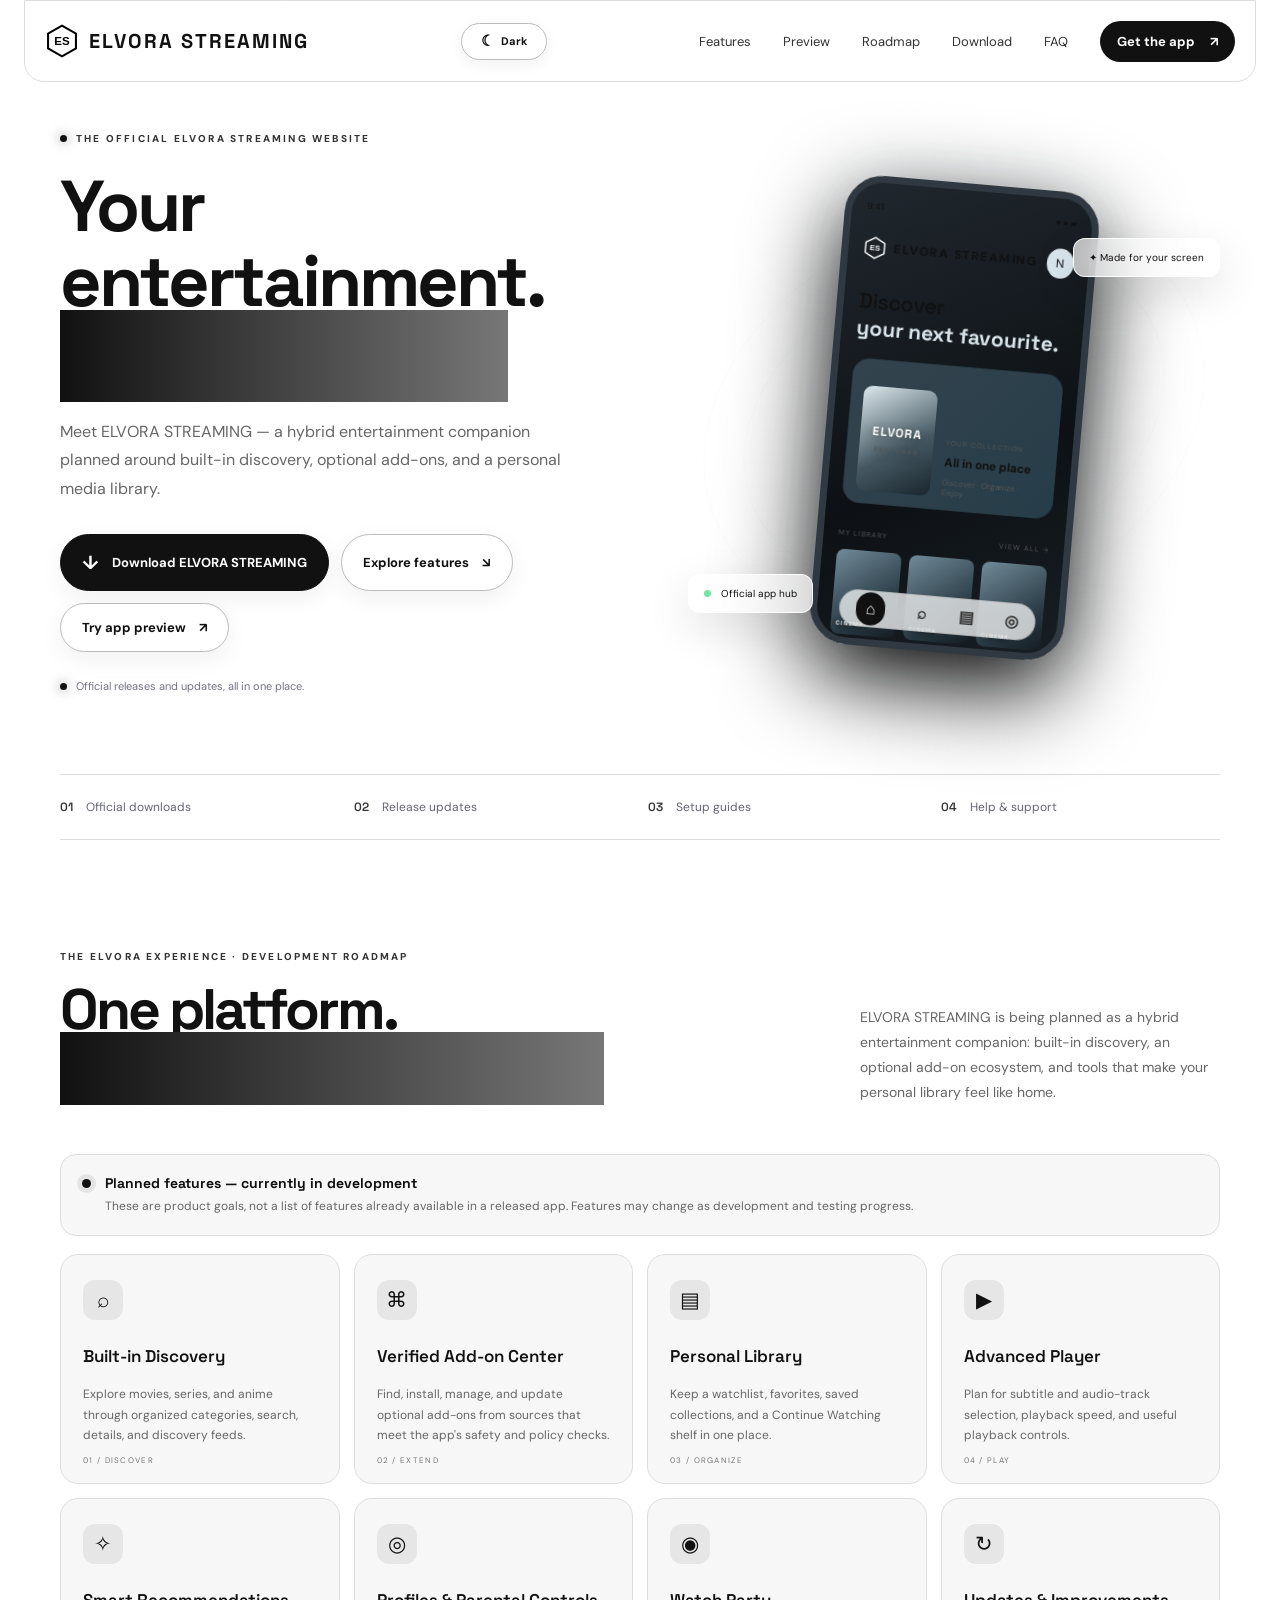
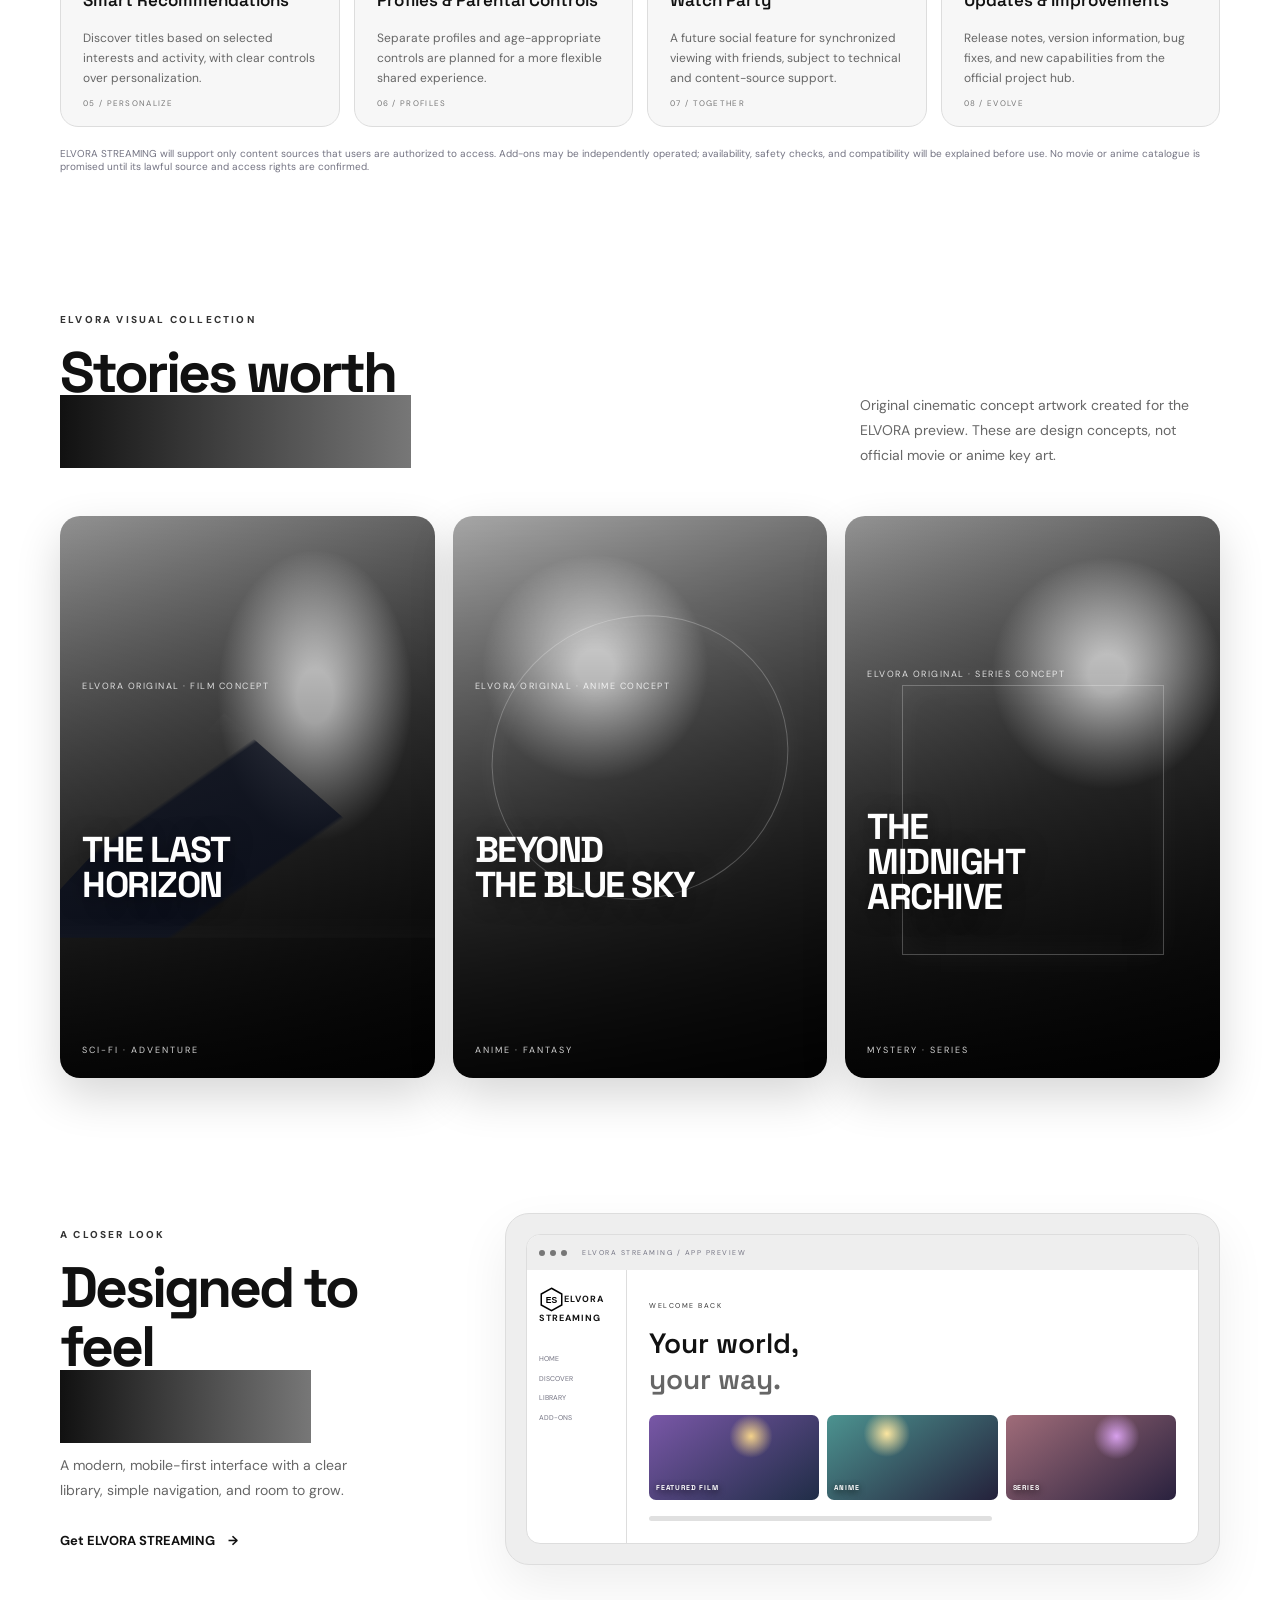
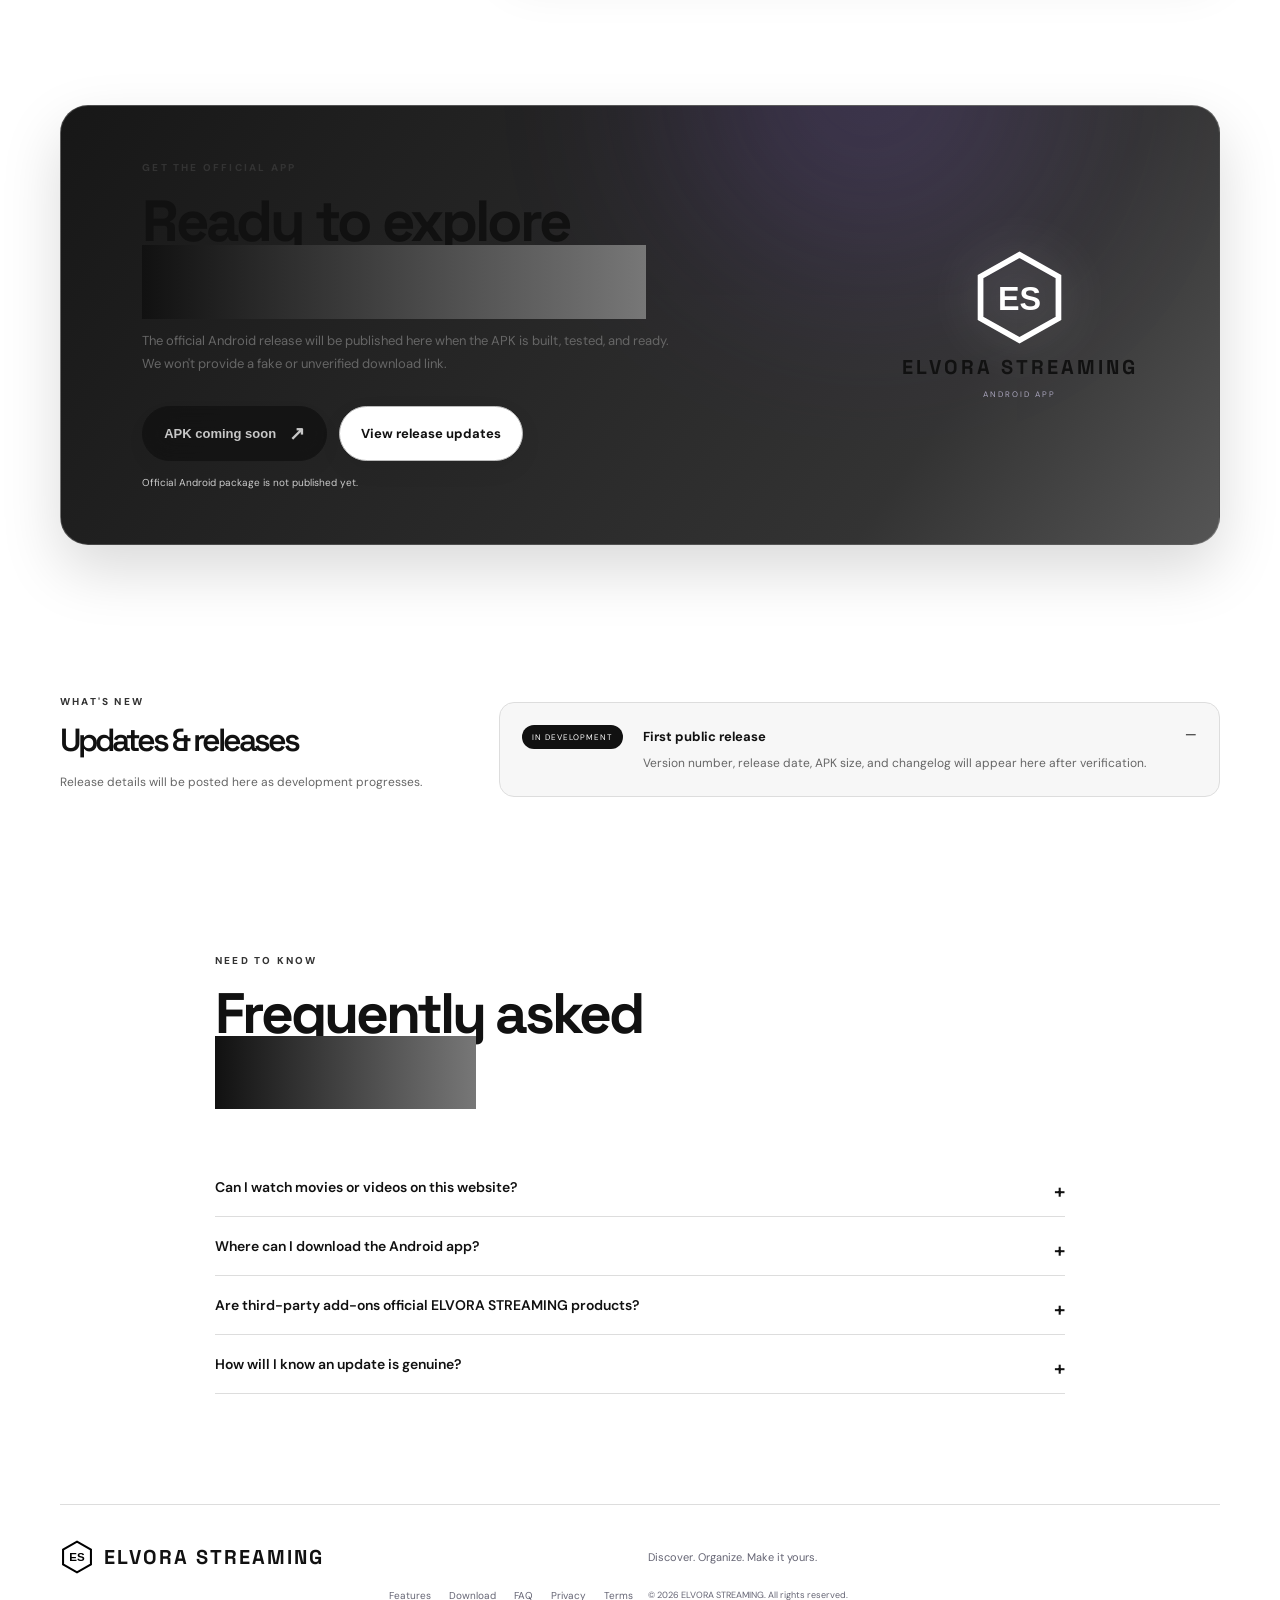
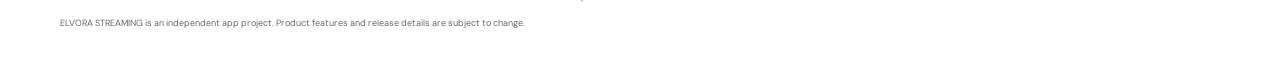
<file: index.html>
<!doctype html>
<html lang="en" data-theme="light">
<head>
  <meta charset="UTF-8">
  <meta name="viewport" content="width=device-width, initial-scale=1">
  <meta name="theme-color" content="#090912">
  <meta name="description" content="ELVORA STREAMING — your personal entertainment companion. Discover the app, explore its features, and download official releases.">
  <title>ELVORA STREAMING — Official Website</title>
  <link rel="icon" href="assets/logo.svg" type="image/svg+xml">
  <link rel="stylesheet" href="styles.css?v=6">
</head>
<body>
  <div class="ambient ambient-one"></div><div class="ambient ambient-two"></div>
  <header class="topbar">
    <a class="brand" href="#home" aria-label="ELVORA STREAMING home"><img src="assets/logo.svg" alt=""><span>ELVORA STREAMING</span></a>
    <button class="theme-toggle" id="themeToggle" type="button" aria-label="Switch to dark theme" title="Switch theme"><span class="theme-icon" aria-hidden="true">☾</span><span class="theme-label">Dark</span></button>
    <button class="menu-toggle" id="menuToggle" aria-label="Open menu" aria-expanded="false">☰</button>
    <nav id="mainNav">
      <a href="#features">Features</a><a href="#screens">Preview</a><a href="#updates">Roadmap</a><a href="#download">Download</a><a href="#faq">FAQ</a>
      <a class="nav-cta" href="#download">Get the app <span>↗</span></a>
    </nav>
  </header>

  <main id="home">
    <section class="hero section-wrap">
      <div class="hero-copy">
        <div class="eyebrow"><i></i> THE OFFICIAL ELVORA STREAMING WEBSITE</div>
        <h1>Your entertainment.<br><span>Your universe.</span></h1>
        <p class="lead">Meet ELVORA STREAMING — a hybrid entertainment companion planned around built-in discovery, optional add-ons, and a personal media library.</p>
        <div class="hero-actions">
          <a class="button primary" href="#download"> <span>↓</span> Download ELVORA STREAMING</a>
          <a class="button secondary" href="#features">Explore features <span>↘</span></a><a class="button secondary" href="app/index.html">Try app preview <span>↗</span></a>
        </div>
        <p class="micro-note"><span class="pulse"></span> Official releases and updates, all in one place.</p>
      </div>
      <div class="hero-art" aria-label="ELVORA STREAMING app preview illustration">
        <div class="orbit orbit-a"></div><div class="orbit orbit-b"></div>
        <div class="app-device">
          <div class="device-top"><span>9:41</span><span>● ● ▰</span></div>
          <div class="mock-brand"><img src="assets/logo.svg" alt=""><b>ELVORA STREAMING</b><span class="avatar">N</span></div>
          <div class="mock-welcome">Discover<br><strong>your next favourite.</strong></div>
          <div class="mock-feature"><div class="mock-poster"><span>ELVORA<br><small>FEATURED</small></span></div><div><small>YOUR COLLECTION</small><b>All in one place</b><em>Discover · Organize · Enjoy</em></div></div>
          <div class="mock-row"><span>MY LIBRARY</span><span>VIEW ALL →</span></div>
          <div class="mock-shelf"><i></i><i></i><i></i></div>
          <div class="mock-nav"><b>⌂</b><b>⌕</b><b>▤</b><b>◎</b></div>
        </div>
        <div class="floating-chip chip-top">✦ Made for your screen</div>
        <div class="floating-chip chip-bottom"><span class="green-dot"></span> Official app hub</div>
      </div>
    </section>

    <section class="trust-strip section-wrap">
      <div><b>01</b><span>Official downloads</span></div><div><b>02</b><span>Release updates</span></div><div><b>03</b><span>Setup guides</span></div><div><b>04</b><span>Help & support</span></div>
    </section>

    <section class="section-wrap section" id="features">
      <div class="section-heading"><div><div class="eyebrow">THE ELVORA EXPERIENCE · DEVELOPMENT ROADMAP</div><h2>One platform.<br><span>More ways to explore.</span></h2></div><p>ELVORA STREAMING is being planned as a hybrid entertainment companion: built-in discovery, an optional add-on ecosystem, and tools that make your personal library feel like home.</p></div>
      <div class="roadmap-notice"><span class="roadmap-pulse"></span><div><b>Planned features — currently in development</b><p>These are product goals, not a list of features already available in a released app. Features may change as development and testing progress.</p></div></div>
      <div class="feature-grid roadmap-grid">
        <article class="feature-card"><div class="feature-icon">⌕</div><h3>Built-in Discovery</h3><p>Explore movies, series, and anime through organized categories, search, details, and discovery feeds.</p><span class="card-index">01 / DISCOVER</span></article>
        <article class="feature-card"><div class="feature-icon">⌘</div><h3>Verified Add-on Center</h3><p>Find, install, manage, and update optional add-ons from sources that meet the app's safety and policy checks.</p><span class="card-index">02 / EXTEND</span></article>
        <article class="feature-card"><div class="feature-icon">▤</div><h3>Personal Library</h3><p>Keep a watchlist, favorites, saved collections, and a Continue Watching shelf in one place.</p><span class="card-index">03 / ORGANIZE</span></article>
        <article class="feature-card"><div class="feature-icon">▶</div><h3>Advanced Player</h3><p>Plan for subtitle and audio-track selection, playback speed, and useful playback controls.</p><span class="card-index">04 / PLAY</span></article>
        <article class="feature-card"><div class="feature-icon">✧</div><h3>Smart Recommendations</h3><p>Discover titles based on selected interests and activity, with clear controls over personalization.</p><span class="card-index">05 / PERSONALIZE</span></article>
        <article class="feature-card"><div class="feature-icon">◎</div><h3>Profiles & Parental Controls</h3><p>Separate profiles and age-appropriate controls are planned for a more flexible shared experience.</p><span class="card-index">06 / PROFILES</span></article>
        <article class="feature-card"><div class="feature-icon">◉</div><h3>Watch Party</h3><p>A future social feature for synchronized viewing with friends, subject to technical and content-source support.</p><span class="card-index">07 / TOGETHER</span></article>
        <article class="feature-card"><div class="feature-icon">↻</div><h3>Updates & Improvements</h3><p>Release notes, version information, bug fixes, and new capabilities from the official project hub.</p><span class="card-index">08 / EVOLVE</span></article>
      </div>
      <p class="disclaimer">ELVORA STREAMING will support only content sources that users are authorized to access. Add-ons may be independently operated; availability, safety checks, and compatibility will be explained before use. No movie or anime catalogue is promised until its lawful source and access rights are confirmed.</p>
    </section>


    <section class="section-wrap poster-showcase" id="featured-stories">
      <div class="section-heading"><div><div class="eyebrow">ELVORA VISUAL COLLECTION</div><h2>Stories worth<br><span>getting lost in.</span></h2></div><p>Original cinematic concept artwork created for the ELVORA preview. These are design concepts, not official movie or anime key art.</p></div>
      <div class="showcase-grid">
        <article class="showcase-poster horizon-poster"><div class="poster-orb"></div><span class="poster-label">ELVORA ORIGINAL · FILM CONCEPT</span><div class="poster-title">THE LAST<br>HORIZON</div><span class="poster-meta">SCI-FI · ADVENTURE</span></article>
        <article class="showcase-poster blue-poster"><div class="poster-orb"></div><span class="poster-label">ELVORA ORIGINAL · ANIME CONCEPT</span><div class="poster-title">BEYOND<br>THE BLUE SKY</div><span class="poster-meta">ANIME · FANTASY</span></article>
        <article class="showcase-poster archive-poster"><div class="poster-orb"></div><span class="poster-label">ELVORA ORIGINAL · SERIES CONCEPT</span><div class="poster-title">THE<br>MIDNIGHT<br>ARCHIVE</div><span class="poster-meta">MYSTERY · SERIES</span></article>
      </div>
    </section>
    <section class="section-wrap preview-section section" id="screens">
      <div class="preview-copy"><div class="eyebrow">A CLOSER LOOK</div><h2>Designed to feel<br><span>effortless.</span></h2><p>A modern, mobile-first interface with a clear library, simple navigation, and room to grow.</p><a class="text-link" href="#download">Get ELVORA STREAMING <span>→</span></a></div>
      <div class="preview-panel"><div class="preview-window"><div class="window-bar"><i></i><i></i><i></i><span>ELVORA STREAMING / APP PREVIEW</span></div><div class="preview-content"><div class="preview-side"><img src="assets/logo.svg" alt=""><b>ELVORA STREAMING</b><small>HOME<br><br>DISCOVER<br><br>LIBRARY<br><br>ADD-ONS</small></div><div class="preview-main"><small>WELCOME BACK</small><h3>Your world,<br><span>your way.</span></h3><div class="preview-cards"><i></i><i></i><i></i></div><div class="preview-lines"></div></div></div></div></div>
    </section>

    <section class="download-section section-wrap section" id="download">
      <div class="download-card"><div class="download-glow"></div><div class="download-copy"><div class="eyebrow">GET THE OFFICIAL APP</div><h2>Ready to explore<br><span>ELVORA STREAMING.</span></h2><p>The official Android release will be published here when the APK is built, tested, and ready. We won't provide a fake or unverified download link.</p><div class="download-actions"><button class="button primary" id="downloadButton" disabled>APK coming soon <span>↗</span></button><a class="button secondary" href="#updates">View release updates</a></div><small class="download-status" id="downloadStatus">Official Android package is not published yet.</small></div><div class="download-mark"><img src="assets/logo.svg" alt="ELVORA STREAMING logo"><span>ELVORA STREAMING</span><small>ANDROID APP</small></div></div>
    </section>

    <section class="section-wrap section updates" id="updates"><div><div class="eyebrow">WHAT'S NEW</div><h2>Updates & releases</h2><p>Release details will be posted here as development progresses.</p></div><div class="release-row"><span class="release-tag">IN DEVELOPMENT</span><div><b>First public release</b><p>Version number, release date, APK size, and changelog will appear here after verification.</p></div><span class="release-version">—</span></div></section>

    <section class="section-wrap section faq" id="faq"><div class="section-heading"><div><div class="eyebrow">NEED TO KNOW</div><h2>Frequently asked<br><span>questions.</span></h2></div></div>
      <details><summary>Can I watch movies or videos on this website?</summary><p>No. This is the official information and download website only. Video playback is not provided here.</p></details>
      <details><summary>Where can I download the Android app?</summary><p>Use the Download section above. The button will be enabled only after an official APK is built and published.</p></details>
      <details><summary>Are third-party add-ons official ELVORA STREAMING products?</summary><p>Not necessarily. Add-ons may be created by independent developers. Check their source, permissions, and terms before installing or using them.</p></details>
      <details><summary>How will I know an update is genuine?</summary><p>Use only the download link published on this official website and check the version and release notes shown here.</p></details>
    </section>
  </main>

  <footer class="footer section-wrap"><a class="brand" href="#home"><img src="assets/logo.svg" alt=""><span>ELVORA STREAMING</span></a><p>Discover. Organize. Make it yours.</p><div class="footer-links"><a href="#features">Features</a><a href="#download">Download</a><a href="#faq">FAQ</a><a href="privacy.html">Privacy</a><a href="terms.html">Terms</a></div><small>© <span id="year"></span> ELVORA STREAMING. All rights reserved.</small><small class="footer-note">ELVORA STREAMING is an independent app project. Product features and release details are subject to change.</small></footer>
  <script src="script.js?v=4"></script>
</body>
</html>
</file>
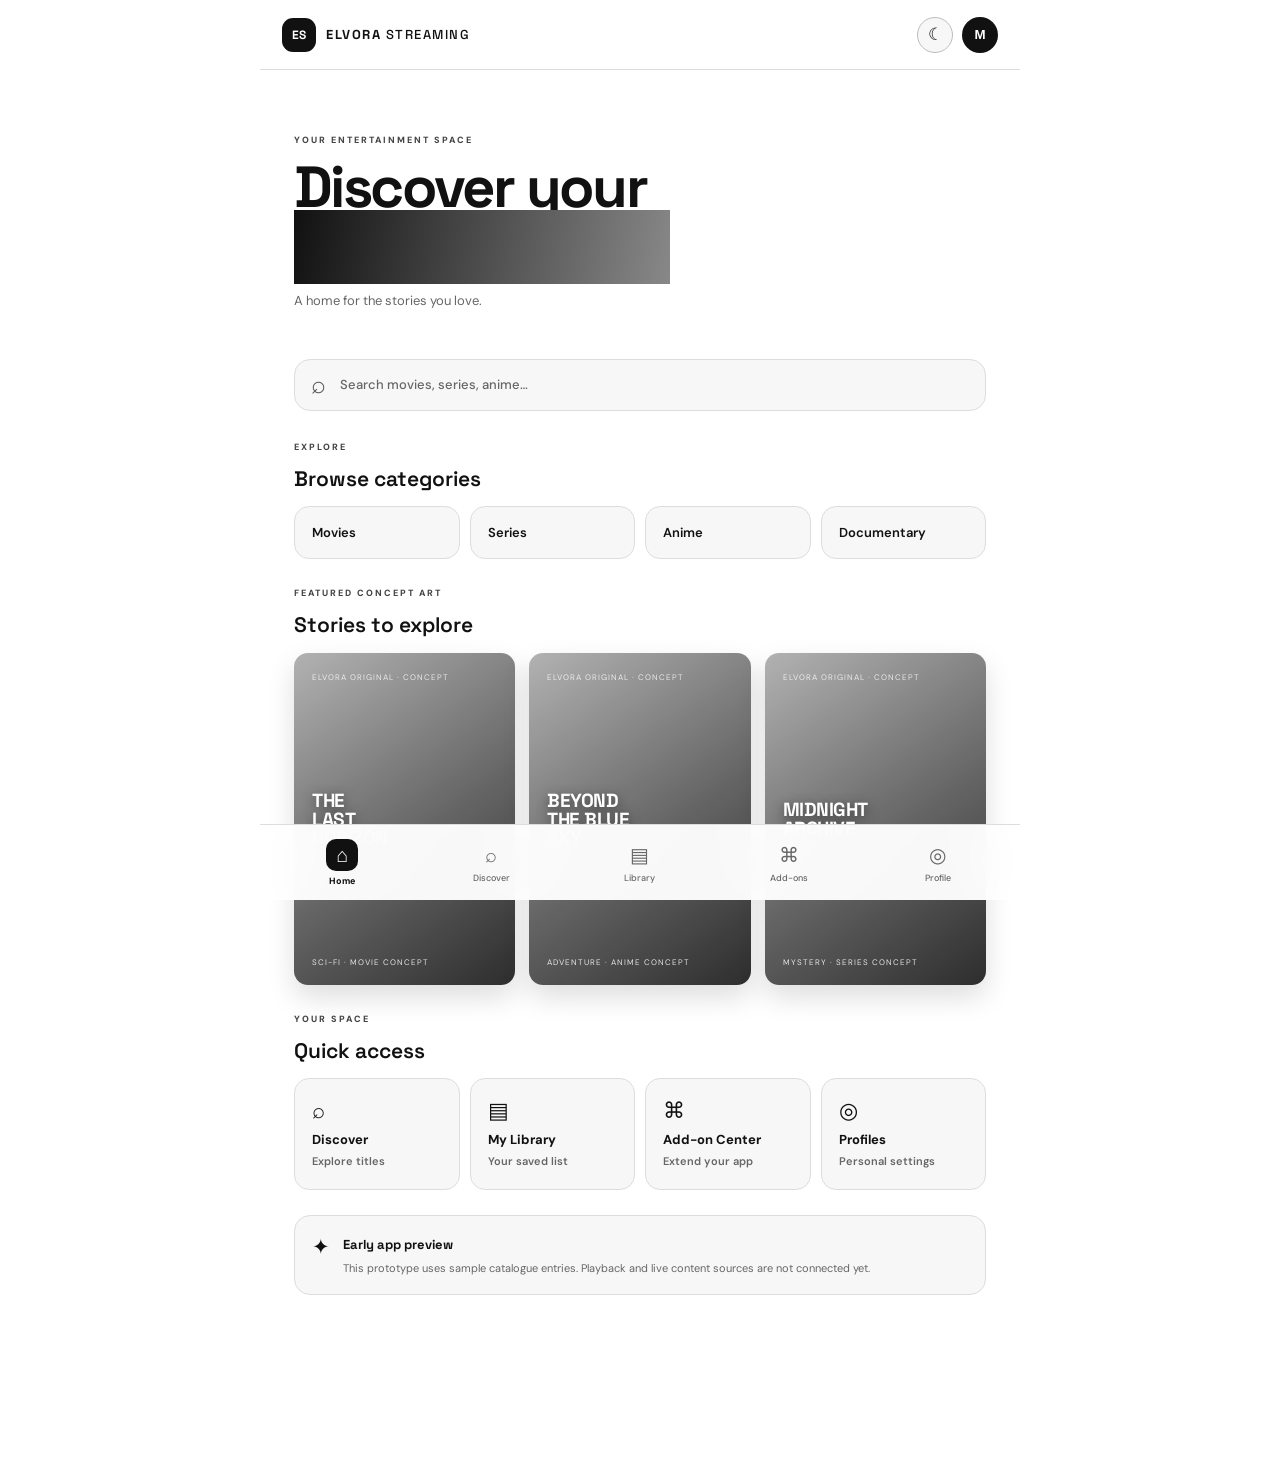
<file: app/index.html>
<!doctype html>
<html lang="en">
<head>
<meta charset="UTF-8"><meta name="viewport" content="width=device-width,initial-scale=1,viewport-fit=cover">
<meta name="theme-color" content="#f2f2f2"><meta name="description" content="ELVORA STREAMING app prototype">
<link rel="manifest" href="manifest.webmanifest"><link rel="stylesheet" href="app.css">
<title>ELVORA STREAMING — App</title>
</head>
<body>
<div class="app-shell">
<header class="topbar"><a class="brand" href="#home" aria-label="ELVORA STREAMING"><span class="brand-mark">ES</span><span>ELVORA <b>STREAMING</b></span></a><div class="header-actions"><button class="theme-toggle" id="themeToggle" type="button" aria-label="Switch to dark theme">☾</button><button class="avatar" id="profileShortcut" aria-label="Open profile">M</button></div></header>
<main>
<section class="view active" id="home">
<div class="welcome"><p class="eyebrow">YOUR ENTERTAINMENT SPACE</p><h1>Discover your<br><span>next favourite.</span></h1><p class="muted">A home for the stories you love.</p></div>
<label class="search"><span>⌕</span><input id="homeSearch" type="search" placeholder="Search movies, series, anime…" autocomplete="off"></label>
<div class="section-head"><div><p class="eyebrow">EXPLORE</p><h2>Browse categories</h2></div></div>
<div class="categories"><button data-category="Movies">Movies</button><button data-category="Series">Series</button><button data-category="Anime">Anime</button><button data-category="Documentary">Documentary</button></div>
<div class="section-head"><div><p class="eyebrow">FEATURED CONCEPT ART</p><h2>Stories to explore</h2></div></div><div class="poster-grid"><article class="poster-card poster-one"><span class="poster-kicker">ELVORA ORIGINAL · CONCEPT</span><b>THE<br>LAST<br>HORIZON</b><small>SCI-FI · MOVIE CONCEPT</small></article><article class="poster-card poster-two"><span class="poster-kicker">ELVORA ORIGINAL · CONCEPT</span><b>BEYOND<br>THE BLUE<br>SKY</b><small>ADVENTURE · ANIME CONCEPT</small></article><article class="poster-card poster-three"><span class="poster-kicker">ELVORA ORIGINAL · CONCEPT</span><b>MIDNIGHT<br>ARCHIVE</b><small>MYSTERY · SERIES CONCEPT</small></article></div><div class="section-head"><div><p class="eyebrow">YOUR SPACE</p><h2>Quick access</h2></div></div>
<div class="quick-grid"><button data-view="discover"><span>⌕</span><b>Discover</b><small>Explore titles</small></button><button data-view="library"><span>▤</span><b>My Library</b><small>Your saved list</small></button><button data-view="addons"><span>⌘</span><b>Add-on Center</b><small>Extend your app</small></button><button data-view="profile"><span>◎</span><b>Profiles</b><small>Personal settings</small></button></div>
<div class="notice"><span>✦</span><div><b>Early app preview</b><p>This prototype uses sample catalogue entries. Playback and live content sources are not connected yet.</p></div></div>
</section>
<section class="view" id="discover"><div class="page-title"><p class="eyebrow">FIND SOMETHING GREAT</p><h1>Discover</h1><p class="muted">Explore the catalogue experience.</p></div><label class="search"><span>⌕</span><input id="discoverSearch" type="search" placeholder="Search the sample catalogue…"></label><div class="filters"><button class="selected" data-filter="All">All</button><button data-filter="Movie">Movies</button><button data-filter="Series">Series</button><button data-filter="Anime">Anime</button><button data-filter="Documentary">Documentary</button></div><div class="title-list" id="titleList"></div><p class="footnote">Sample titles are placeholders for interface testing, not a playable or licensed catalogue.</p></section>
<section class="view" id="library"><div class="page-title"><p class="eyebrow">KEEP IT CLOSE</p><h1>My Library</h1><p class="muted">Your watchlist and saved titles in one place.</p></div><div class="library-tabs"><button class="selected" data-library="watchlist">Watchlist</button><button data-library="favorites">Favorites</button></div><div id="libraryList" class="title-list empty-state">Your saved titles will appear here.</div></section>
<section class="view" id="addons"><div class="page-title"><p class="eyebrow">MAKE IT YOURS</p><h1>Add-on Center</h1><p class="muted">Optional extensions, with safety and source transparency at the centre.</p></div><div class="notice"><span>⌘</span><div><b>Add-ons are not available yet</b><p>We will add an approved-source directory, permission details, compatibility checks, and update controls before enabling installation.</p></div></div><div class="addon-card"><b>Source verification</b><p>Only sources that pass review and have a clear legal basis should be listed.</p></div><div class="addon-card"><b>Permission transparency</b><p>Each add-on should explain what data and device permissions it needs.</p></div><div class="addon-card"><b>Independent providers</b><p>Third-party add-ons may be operated independently from ELVORA STREAMING.</p></div></section>
<section class="view" id="profile"><div class="page-title"><p class="eyebrow">YOUR SETTINGS</p><h1>Profile</h1><p class="muted">Personalize your ELVORA experience.</p></div><div class="profile-card"><div class="profile-avatar">M</div><div><b>My Profile</b><p class="muted">Local preview profile</p></div></div><div class="settings-list"><div><b>Multiple profiles</b><span>Planned</span></div><div><b>Smart recommendations</b><span>Planned</span></div><div><b>Parental controls</b><span>Planned</span></div><div><b>Watch Party</b><span>Future update</span></div><div><b>App version</b><span>Prototype 0.1</span></div></div></section>
</main>
<nav class="bottom-nav" aria-label="Main navigation"><button class="active" data-view="home"><span>⌂</span>Home</button><button data-view="discover"><span>⌕</span>Discover</button><button data-view="library"><span>▤</span>Library</button><button data-view="addons"><span>⌘</span>Add-ons</button><button data-view="profile"><span>◎</span>Profile</button></nav>
</div><script src="app.js"></script>
</body></html>
</file>
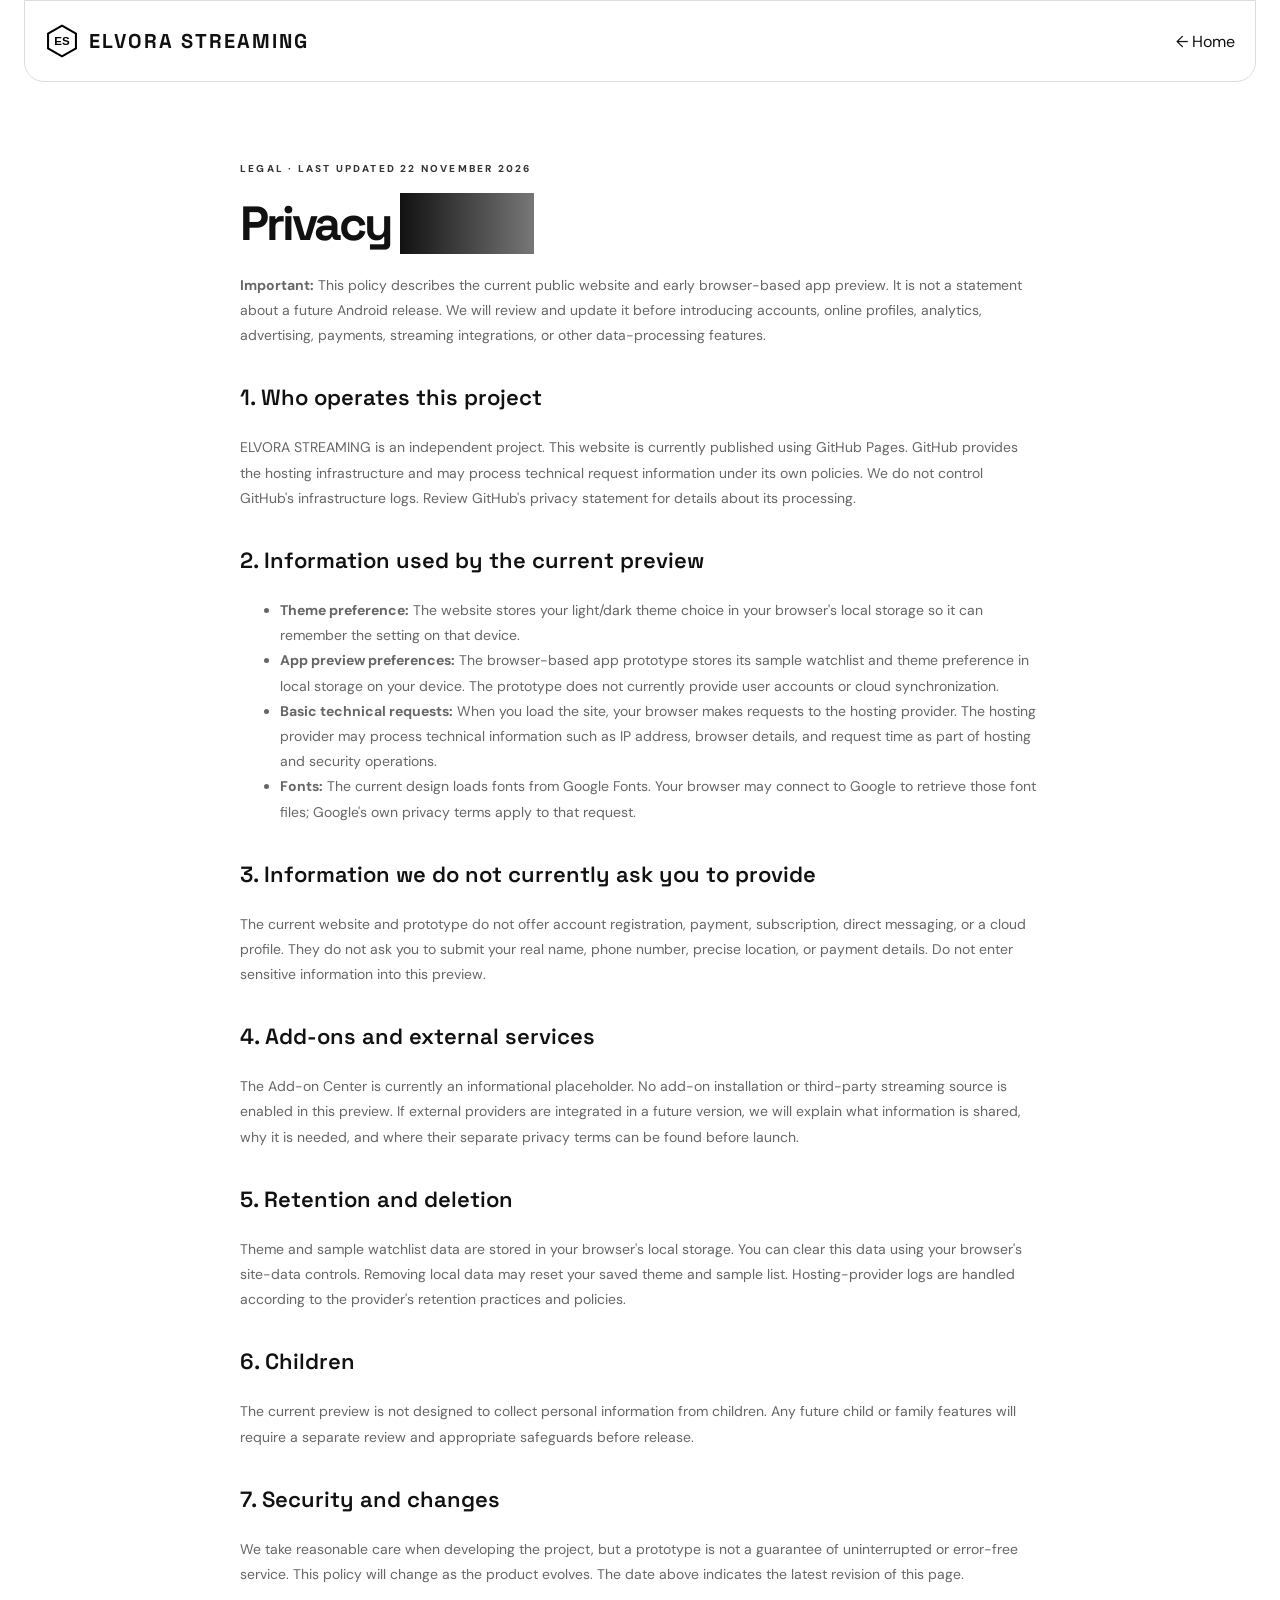
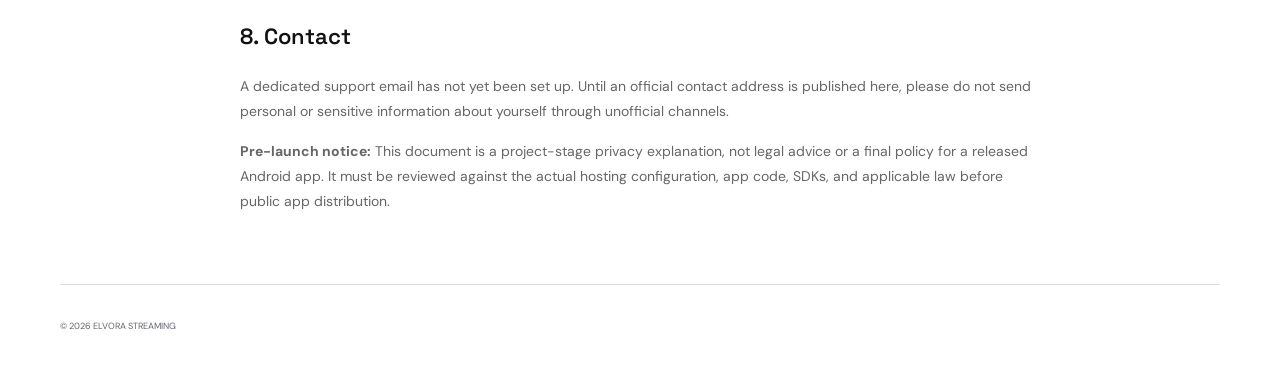
<file: privacy.html>
<!doctype html>
<html lang="en" data-theme="light">
<head>
<meta charset="UTF-8"><meta name="viewport" content="width=device-width,initial-scale=1">
<meta name="theme-color" content="#f5f5f7"><meta name="description" content="Privacy information for the ELVORA STREAMING website and early app preview.">
<title>Privacy Policy — ELVORA STREAMING</title><link rel="icon" href="assets/logo.svg" type="image/svg+xml"><link rel="stylesheet" href="styles.css?v=4">
</head>
<body>
<header class="topbar"><a class="brand" href="index.html"><img src="assets/logo.svg" alt=""><span>ELVORA STREAMING</span></a><a href="index.html">← Home</a></header>
<main class="section-wrap legal">
<div class="eyebrow">LEGAL · LAST UPDATED 22 NOVEMBER 2026</div>
<h1>Privacy <span>Policy.</span></h1>
<p><b>Important:</b> This policy describes the current public website and early browser-based app preview. It is not a statement about a future Android release. We will review and update it before introducing accounts, online profiles, analytics, advertising, payments, streaming integrations, or other data-processing features.</p>
<h2>1. Who operates this project</h2>
<p>ELVORA STREAMING is an independent project. This website is currently published using GitHub Pages. GitHub provides the hosting infrastructure and may process technical request information under its own policies. We do not control GitHub's infrastructure logs. Review GitHub's privacy statement for details about its processing.</p>
<h2>2. Information used by the current preview</h2>
<ul>
<li><b>Theme preference:</b> The website stores your light/dark theme choice in your browser's local storage so it can remember the setting on that device.</li>
<li><b>App preview preferences:</b> The browser-based app prototype stores its sample watchlist and theme preference in local storage on your device. The prototype does not currently provide user accounts or cloud synchronization.</li>
<li><b>Basic technical requests:</b> When you load the site, your browser makes requests to the hosting provider. The hosting provider may process technical information such as IP address, browser details, and request time as part of hosting and security operations.</li>
<li><b>Fonts:</b> The current design loads fonts from Google Fonts. Your browser may connect to Google to retrieve those font files; Google's own privacy terms apply to that request.</li>
</ul>
<h2>3. Information we do not currently ask you to provide</h2>
<p>The current website and prototype do not offer account registration, payment, subscription, direct messaging, or a cloud profile. They do not ask you to submit your real name, phone number, precise location, or payment details. Do not enter sensitive information into this preview.</p>
<h2>4. Add-ons and external services</h2>
<p>The Add-on Center is currently an informational placeholder. No add-on installation or third-party streaming source is enabled in this preview. If external providers are integrated in a future version, we will explain what information is shared, why it is needed, and where their separate privacy terms can be found before launch.</p>
<h2>5. Retention and deletion</h2>
<p>Theme and sample watchlist data are stored in your browser's local storage. You can clear this data using your browser's site-data controls. Removing local data may reset your saved theme and sample list. Hosting-provider logs are handled according to the provider's retention practices and policies.</p>
<h2>6. Children</h2>
<p>The current preview is not designed to collect personal information from children. Any future child or family features will require a separate review and appropriate safeguards before release.</p>
<h2>7. Security and changes</h2>
<p>We take reasonable care when developing the project, but a prototype is not a guarantee of uninterrupted or error-free service. This policy will change as the product evolves. The date above indicates the latest revision of this page.</p>
<h2>8. Contact</h2>
<p>A dedicated support email has not yet been set up. Until an official contact address is published here, please do not send personal or sensitive information about yourself through unofficial channels.</p>
<p><b>Pre-launch notice:</b> This document is a project-stage privacy explanation, not legal advice or a final policy for a released Android app. It must be reviewed against the actual hosting configuration, app code, SDKs, and applicable law before public app distribution.</p>
</main>
<footer class="footer section-wrap"><small>© <span id="year"></span> ELVORA STREAMING</small></footer>
<script>document.getElementById('year').textContent=new Date().getFullYear()</script>
</body></html>
</file>
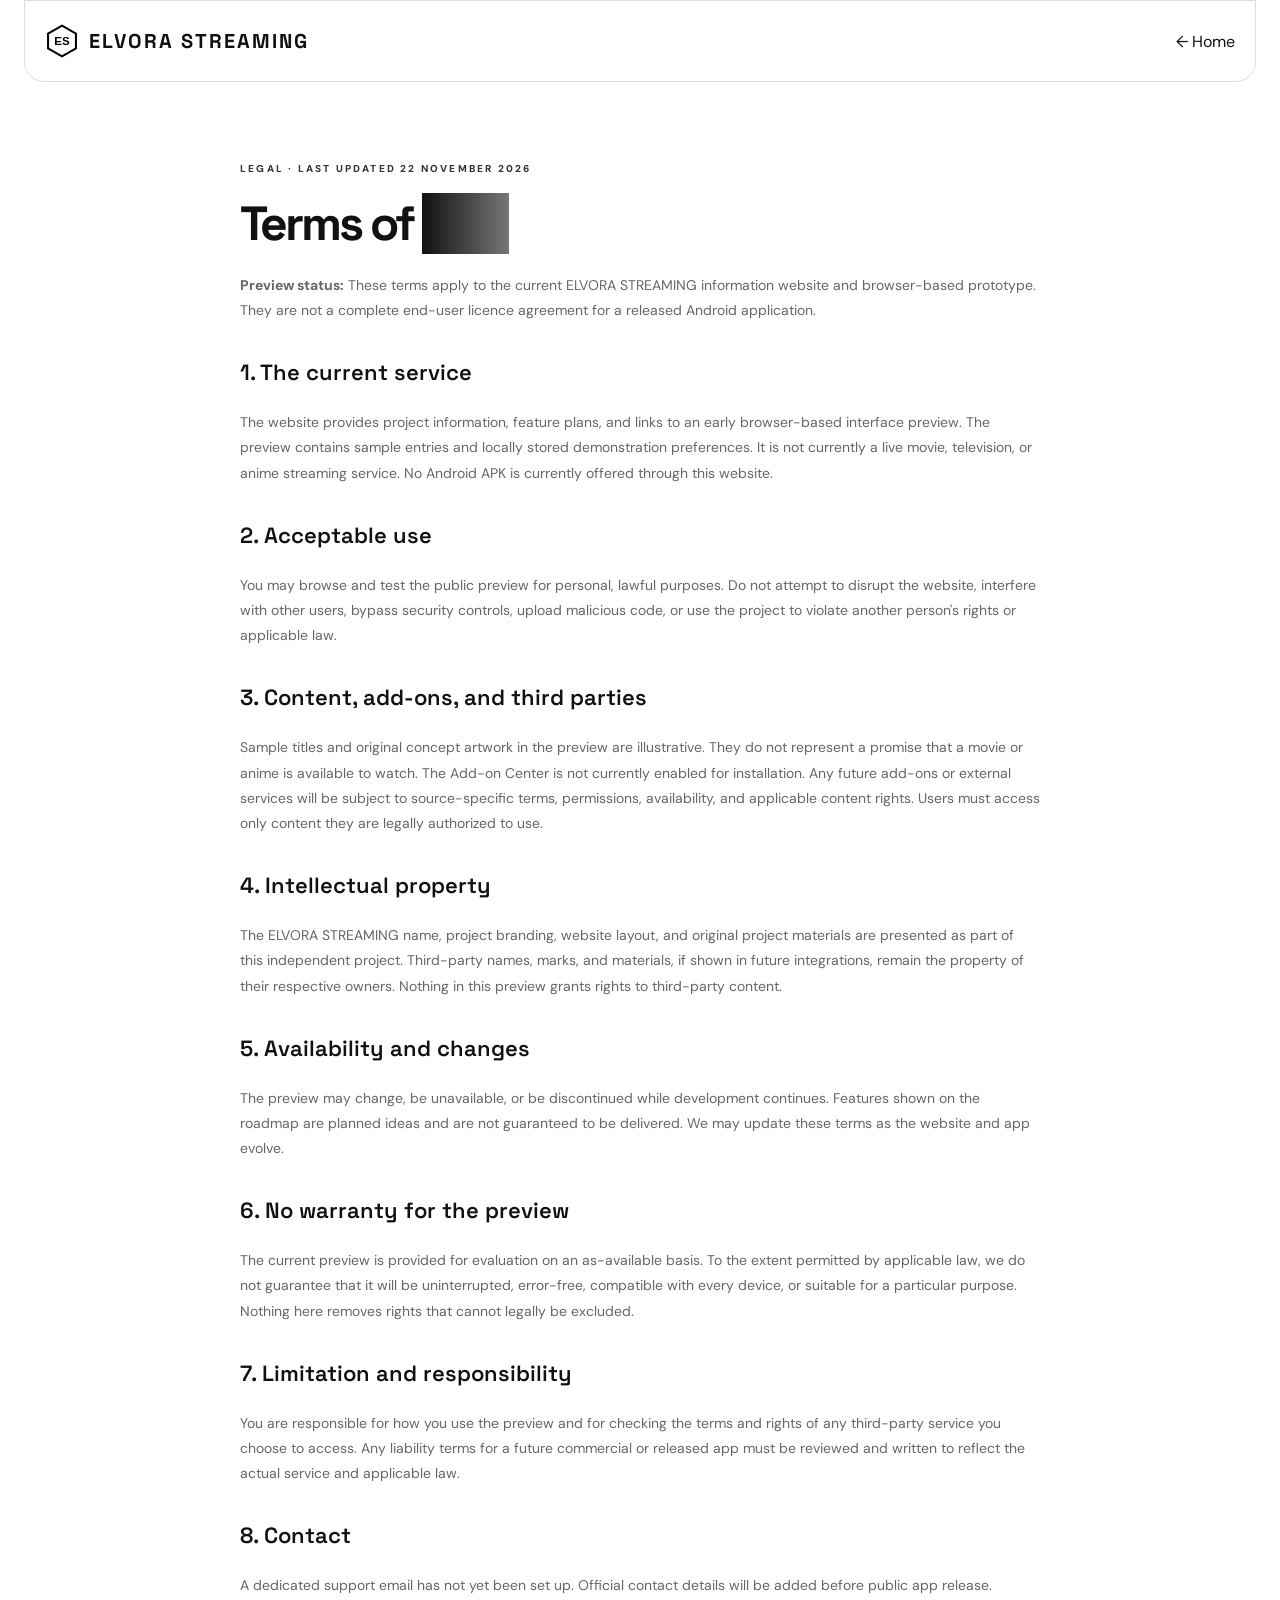
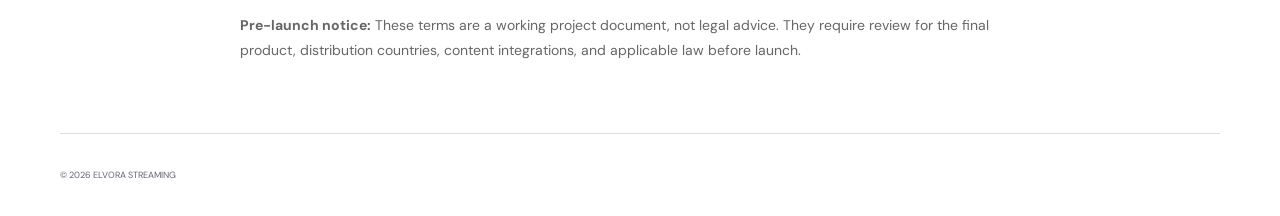
<file: terms.html>
<!doctype html>
<html lang="en" data-theme="light">
<head>
<meta charset="UTF-8"><meta name="viewport" content="width=device-width,initial-scale=1">
<meta name="theme-color" content="#f5f5f7"><meta name="description" content="Terms for the ELVORA STREAMING website and early app preview.">
<title>Terms of Use — ELVORA STREAMING</title><link rel="icon" href="assets/logo.svg" type="image/svg+xml"><link rel="stylesheet" href="styles.css?v=4">
</head>
<body>
<header class="topbar"><a class="brand" href="index.html"><img src="assets/logo.svg" alt=""><span>ELVORA STREAMING</span></a><a href="index.html">← Home</a></header>
<main class="section-wrap legal">
<div class="eyebrow">LEGAL · LAST UPDATED 22 NOVEMBER 2026</div>
<h1>Terms of <span>Use.</span></h1>
<p><b>Preview status:</b> These terms apply to the current ELVORA STREAMING information website and browser-based prototype. They are not a complete end-user licence agreement for a released Android application.</p>
<h2>1. The current service</h2>
<p>The website provides project information, feature plans, and links to an early browser-based interface preview. The preview contains sample entries and locally stored demonstration preferences. It is not currently a live movie, television, or anime streaming service. No Android APK is currently offered through this website.</p>
<h2>2. Acceptable use</h2>
<p>You may browse and test the public preview for personal, lawful purposes. Do not attempt to disrupt the website, interfere with other users, bypass security controls, upload malicious code, or use the project to violate another person's rights or applicable law.</p>
<h2>3. Content, add-ons, and third parties</h2>
<p>Sample titles and original concept artwork in the preview are illustrative. They do not represent a promise that a movie or anime is available to watch. The Add-on Center is not currently enabled for installation. Any future add-ons or external services will be subject to source-specific terms, permissions, availability, and applicable content rights. Users must access only content they are legally authorized to use.</p>
<h2>4. Intellectual property</h2>
<p>The ELVORA STREAMING name, project branding, website layout, and original project materials are presented as part of this independent project. Third-party names, marks, and materials, if shown in future integrations, remain the property of their respective owners. Nothing in this preview grants rights to third-party content.</p>
<h2>5. Availability and changes</h2>
<p>The preview may change, be unavailable, or be discontinued while development continues. Features shown on the roadmap are planned ideas and are not guaranteed to be delivered. We may update these terms as the website and app evolve.</p>
<h2>6. No warranty for the preview</h2>
<p>The current preview is provided for evaluation on an as-available basis. To the extent permitted by applicable law, we do not guarantee that it will be uninterrupted, error-free, compatible with every device, or suitable for a particular purpose. Nothing here removes rights that cannot legally be excluded.</p>
<h2>7. Limitation and responsibility</h2>
<p>You are responsible for how you use the preview and for checking the terms and rights of any third-party service you choose to access. Any liability terms for a future commercial or released app must be reviewed and written to reflect the actual service and applicable law.</p>
<h2>8. Contact</h2>
<p>A dedicated support email has not yet been set up. Official contact details will be added before public app release.</p>
<p><b>Pre-launch notice:</b> These terms are a working project document, not legal advice. They require review for the final product, distribution countries, content integrations, and applicable law before launch.</p>
</main>
<footer class="footer section-wrap"><small>© <span id="year"></span> ELVORA STREAMING</small></footer>
<script>document.getElementById('year').textContent=new Date().getFullYear()</script>
</body></html>
</file>
<file: styles.css>
@import url('https://fonts.googleapis.com/css2?family=DM+Sans:wght@400;500;600;700;800&family=Space+Grotesk:wght@400;500;600;700&display=swap');
:root{--bg:#090912;--panel:#11111e;--text:#f6f4ff;--muted:#a5a3b8;--purple:#9a75ff;--cyan:#69e5ef;--line:rgba(255,255,255,.1);font-family:'DM Sans',sans-serif;color:var(--text);background:var(--bg);scroll-behavior:smooth}
*{box-sizing:border-box}body{margin:0;overflow-x:hidden;background:radial-gradient(ellipse at 80% 5%,#24183d 0,transparent 32%),var(--bg)}a{color:inherit;text-decoration:none}.ambient{position:absolute;filter:blur(100px);opacity:.22;pointer-events:none;border-radius:50%;z-index:-1}.ambient-one{width:300px;height:300px;background:#7847ff;top:350px;left:-180px}.ambient-two{width:360px;height:360px;background:#236b8a;top:1000px;right:-220px}.section-wrap{width:min(1160px,calc(100% - 48px));margin-inline:auto}.topbar{height:82px;display:flex;align-items:center;justify-content:space-between;width:min(1240px,calc(100% - 48px));margin:auto;border-bottom:1px solid var(--line)}.brand{display:flex;align-items:center;gap:10px;font:700 20px 'Space Grotesk';letter-spacing:2px}.brand img{width:34px;height:34px}nav{display:flex;align-items:center;gap:32px;color:#c4c1d2;font-size:13px}nav a:hover,.footer a:hover{color:white}.nav-cta{background:#fff;color:#111;padding:12px 17px;border-radius:30px;font-weight:700}.nav-cta span{margin-left:12px}.menu-toggle{display:none;background:none;color:white;border:0;font-size:25px}.hero{min-height:660px;display:grid;grid-template-columns:1.05fr .95fr;align-items:center;gap:40px;padding-top:50px;padding-bottom:70px}.eyebrow{font-size:10px;letter-spacing:2.2px;font-weight:800;color:#bba8ff;display:flex;align-items:center;gap:9px}.eyebrow i,.pulse{width:7px;height:7px;border-radius:50%;background:var(--cyan);box-shadow:0 0 14px var(--cyan)}h1,h2,h3,p{margin-top:0}h1,h2{font:700 clamp(43px,6vw,72px)/1.04 'Space Grotesk';letter-spacing:-3px;margin:24px 0}h1 span,h2 span,.preview-copy h2 span{background:linear-gradient(95deg,#b79aff,#66dce9);color:transparent;background-clip:text}.lead{max-width:520px;color:var(--muted);font-size:16px;line-height:1.8}.hero-actions,.download-actions{display:flex;gap:12px;flex-wrap:wrap;margin-top:30px}.button{border:1px solid var(--line);border-radius:30px;padding:15px 21px;font-weight:700;font-size:13px;display:inline-flex;align-items:center;gap:13px;cursor:pointer;transition:.2s}.button:hover{transform:translateY(-2px)}.primary{background:#f8f7ff;color:#11111b;border-color:#fff}.primary span{font-size:19px}.secondary{background:rgba(255,255,255,.035);color:#fff}.micro-note{color:#89869d;font-size:11px;margin-top:27px;display:flex;align-items:center;gap:9px}.hero-art{height:520px;position:relative;display:grid;place-items:center}.orbit{position:absolute;border:1px solid rgba(177,148,255,.18);border-radius:50%;transform:rotate(-24deg)}.orbit-a{width:440px;height:310px}.orbit-b{width:520px;height:390px}.app-device{width:255px;height:470px;border:7px solid #292638;border-radius:38px;background:linear-gradient(155deg,#222039,#0e0e19 55%,#181b31);padding:18px 15px;box-shadow:0 30px 90px #000,0 0 70px #7951b733;position:relative;z-index:1;transform:rotate(5deg)}.device-top{display:flex;justify-content:space-between;font-size:9px;color:#ddd}.mock-brand{display:flex;align-items:center;gap:7px;margin-top:20px;font-size:12px;letter-spacing:1.5px}.mock-brand img{width:23px}.avatar{margin-left:auto;border-radius:50%;background:#805ed8;padding:7px 9px}.mock-welcome{font:500 21px 'Space Grotesk';margin:25px 0 17px}.mock-welcome strong{color:#b49aff}.mock-feature{height:145px;border:1px solid #ffffff20;border-radius:17px;background:linear-gradient(130deg,#46346e,#1d5363);padding:12px;display:flex;align-items:end;gap:12px}.mock-poster{width:75px;height:105px;border-radius:9px;background:linear-gradient(150deg,#d1a5ff,#342252 55%,#0a3442);display:grid;place-items:center;font:700 28px 'Space Grotesk'}.mock-feature div:last-child{display:grid;gap:7px}.mock-feature small,.mock-row{font-size:7px;letter-spacing:1px;color:#c8c2dd}.mock-feature b{font-size:12px}.mock-feature em{font-size:8px;color:#c0bbd1;font-style:normal}.mock-row{display:flex;justify-content:space-between;margin:26px 0 12px}.mock-shelf{display:flex;gap:8px}.mock-shelf i{height:85px;flex:1;border-radius:8px;background:linear-gradient(145deg,#4c7190,#302144 65%,#151522)}.mock-shelf i:nth-child(2){background:linear-gradient(145deg,#a16d82,#302144 70%)}.mock-shelf i:nth-child(3){background:linear-gradient(145deg,#427f83,#292144 70%)}.mock-nav{position:absolute;bottom:12px;left:22px;right:22px;height:37px;border-radius:20px;background:#ffffff18;display:flex;justify-content:space-around;align-items:center;color:#d7d2e8}.mock-nav b:first-child{background:white;color:#111;padding:6px 10px;border-radius:15px}.floating-chip{position:absolute;z-index:2;background:#191727;border:1px solid #ffffff1c;padding:12px 15px;border-radius:12px;font-size:10px;box-shadow:0 15px 40px #0008}.chip-top{top:80px;right:0}.chip-bottom{bottom:65px;left:0}.green-dot{display:inline-block;width:7px;height:7px;background:#71e7a4;border-radius:50%;margin-right:7px}.trust-strip{border-block:1px solid var(--line);padding:24px 0;display:grid;grid-template-columns:repeat(4,1fr);gap:15px}.trust-strip div{display:flex;align-items:center;gap:13px;color:#aaa7bb;font-size:12px}.trust-strip b{color:#b99dff;font:600 12px 'Space Grotesk'}.section{padding-top:110px;padding-bottom:40px}.section-heading{display:flex;justify-content:space-between;align-items:end;gap:35px;margin-bottom:38px}.section-heading h2,.preview-copy h2,.download-copy h2{font-size:clamp(38px,5vw,57px);margin:17px 0}.section-heading>p{max-width:360px;color:var(--muted);font-size:14px;line-height:1.8;margin-bottom:10px}.feature-grid{display:grid;grid-template-columns:repeat(4,1fr);gap:14px}.feature-card{min-height:235px;padding:25px 22px;background:linear-gradient(145deg,#171626,#10101a);border:1px solid var(--line);border-radius:18px;position:relative}.feature-icon{width:40px;height:40px;border-radius:12px;background:#8e6be52b;color:#c5afff;display:grid;place-items:center;font-size:21px;margin-bottom:25px}.feature-card h3{font:600 17px 'Space Grotesk'}.feature-card p{font-size:12px;line-height:1.7;color:var(--muted)}.card-index{position:absolute;bottom:18px;font-size:8px;letter-spacing:1.3px;color:#77748c}.disclaimer{color:#77748b;font-size:10px;margin-top:20px}.preview-section{display:grid;grid-template-columns:.7fr 1.3fr;align-items:center;gap:60px}.preview-copy p{color:var(--muted);line-height:1.8;font-size:14px;max-width:320px}.text-link{display:inline-block;margin-top:15px;color:#c6b1ff;font-weight:700;font-size:13px}.text-link span{margin-left:10px}.preview-panel{padding:20px;border:1px solid #ffffff19;border-radius:24px;background:linear-gradient(135deg,#241c39,#111622)}.preview-window{background:#0c0d17;border:1px solid #ffffff18;border-radius:14px;overflow:hidden;min-height:290px}.window-bar{height:35px;background:#171624;display:flex;align-items:center;gap:5px;padding:0 12px}.window-bar i{width:6px;height:6px;border-radius:50%;background:#8e7cae}.window-bar span{font-size:7px;color:#77738b;letter-spacing:1.5px;margin-left:10px}.preview-content{display:grid;grid-template-columns:100px 1fr;min-height:255px}.preview-side{padding:17px 12px;border-right:1px solid #ffffff12;font-size:9px}.preview-side img{width:25px;vertical-align:middle}.preview-side b{font-size:9px;letter-spacing:1px}.preview-side small{display:block;color:#88849d;line-height:1.4;margin-top:30px;font-size:7px}.preview-main{padding:22px}.preview-main>small{font-size:7px;letter-spacing:1.5px;color:#a58ce9}.preview-main h3{font:600 28px 'Space Grotesk';margin:12px 0 18px}.preview-main h3 span{color:#a58ce9}.preview-cards{display:flex;gap:8px}.preview-cards i{height:85px;flex:1;border-radius:7px;background:linear-gradient(145deg,#7957a7,#202d47)}.preview-cards i:nth-child(2){background:linear-gradient(145deg,#4c9390,#24213b)}.preview-cards i:nth-child(3){background:linear-gradient(145deg,#a06c79,#29213e)}.preview-lines{height:5px;width:65%;border-radius:9px;background:#ffffff1c;margin-top:16px}.download-section{padding-top:100px}.download-card{position:relative;overflow:hidden;border:1px solid #ffffff20;border-radius:28px;padding:55px 7%;background:linear-gradient(115deg,#211a37,#111b2b 65%,#102b36);display:flex;align-items:center;justify-content:space-between;gap:30px}.download-glow{position:absolute;width:350px;height:350px;border-radius:50%;background:#9b69ff;filter:blur(110px);opacity:.2;right:15%;top:-200px}.download-copy{position:relative;z-index:1;max-width:570px}.download-copy h2{font-size:clamp(40px,5vw,58px)}.download-copy p{color:#c1bed0;line-height:1.8;font-size:13px;max-width:530px}.button:disabled{opacity:.75;cursor:not-allowed;transform:none}.download-status{display:block;color:#aaa5bd;font-size:10px;margin-top:15px}.download-mark{position:relative;z-index:1;display:grid;justify-items:center;gap:9px;min-width:160px}.download-mark img{width:95px;filter:drop-shadow(0 0 35px #a17bff88)}.download-mark span{font:700 20px 'Space Grotesk';letter-spacing:3px}.download-mark small{font-size:8px;letter-spacing:2px;color:#aaa5bd}.updates{display:grid;grid-template-columns:.7fr 1.3fr;gap:50px;align-items:center}.updates h2{font:600 32px 'Space Grotesk';margin:12px 0}.updates p{font-size:12px;color:var(--muted);line-height:1.7}.release-row{display:flex;align-items:start;gap:20px;border:1px solid var(--line);border-radius:15px;padding:22px}.release-tag{white-space:nowrap;background:#8b6be52b;color:#c9b7ff;border-radius:20px;padding:7px 10px;font-size:8px;letter-spacing:1px}.release-row b{font-size:13px}.release-row p{margin:7px 0 0}.release-version{margin-left:auto;color:#8e8aa0;font:600 13px 'Space Grotesk'}.faq{max-width:850px}.faq details{border-bottom:1px solid var(--line);padding:20px 0}.faq summary{cursor:pointer;font-weight:600;font-size:14px;list-style:none}.faq summary:after{content:'+';float:right;color:#b99dff;font-size:20px}.faq details[open] summary:after{content:'−'}.faq details p{color:var(--muted);font-size:12px;line-height:1.8;margin:15px 30px 0 0}.footer{border-top:1px solid var(--line);padding-top:35px;padding-bottom:35px;margin-top:70px;display:grid;grid-template-columns:1fr 1fr;gap:15px;align-items:center}.footer>p{color:#8f8ba0;font-size:11px;margin:0}.footer-links{display:flex;gap:18px;justify-content:flex-end;font-size:10px;color:#aaa6b8}.footer>small{font-size:9px;color:#716e80}.footer-note{grid-column:1/-1}.legal{max-width:800px;min-height:70vh;padding-top:80px}.legal h1{font-size:48px}.legal p,.legal li{color:var(--muted);line-height:1.8;font-size:14px}.legal h2{font:600 22px 'Space Grotesk';letter-spacing:0;margin-top:35px}
@media(max-width:800px){.topbar{height:70px}.menu-toggle{display:block}nav{display:none;position:absolute;top:70px;left:0;right:0;padding:20px 24px;background:#11111e;z-index:10;flex-direction:column;align-items:stretch;gap:20px;border-bottom:1px solid var(--line)}nav.open{display:flex}.nav-cta{text-align:center}.hero{grid-template-columns:1fr;padding-top:65px;gap:5px}.hero-art{height:490px}.chip-top{right:3%}.chip-bottom{left:3%}.trust-strip{grid-template-columns:repeat(2,1fr);row-gap:20px}.section{padding-top:75px}.section-heading{display:block}.section-heading>p{margin-top:20px}.feature-grid{grid-template-columns:repeat(2,1fr)}.preview-section{grid-template-columns:1fr;gap:25px}.download-card{padding:38px 28px}.download-mark{display:none}.updates{grid-template-columns:1fr;gap:15px}.footer{grid-template-columns:1fr}.footer-links{justify-content:flex-start;flex-wrap:wrap}.footer-note{grid-column:auto}}
@media(max-width:480px){.section-wrap,.topbar{width:calc(100% - 34px)}h1{font-size:47px}.hero{min-height:auto}.hero-art{transform:scale(.9);margin-inline:-15px}.floating-chip{font-size:9px}.feature-grid{grid-template-columns:1fr}.feature-card{min-height:205px}.preview-panel{padding:10px}.preview-content{grid-template-columns:75px 1fr}.preview-main{padding:18px 12px}.preview-main h3{font-size:23px}.download-card{padding:32px 22px}.download-actions{display:grid}.download-actions .button{justify-content:center}.release-row{gap:10px;flex-wrap:wrap}.release-tag{order:0}.release-row>div{order:2;flex-basis:100%}.release-version{order:1}.footer-links{gap:13px}}

/* NEXORA — WHITE BLACK GLASS THEME */

:root {
  --bg: #f4f4f4;
  --panel: rgba(255,255,255,.58);
  --text: #101010;
  --muted: #666666;
  --purple: #111111;
  --cyan: #777777;
  --line: rgba(0,0,0,.12);
  color: var(--text);
  background: var(--bg);
}

body {
  background:
    radial-gradient(circle at 15% 10%, #ffffff 0, transparent 35%),
    radial-gradient(circle at 90% 45%, #d8d8d8 0, transparent 35%),
    linear-gradient(135deg,#f7f7f7,#e8e8e8);
  color: #111;
}

nav { color: #444; }
nav a:hover,.footer a:hover { color: #000; }

.topbar {
  background: rgba(255,255,255,.48);
  backdrop-filter: blur(22px);
  -webkit-backdrop-filter: blur(22px);
  border: 1px solid rgba(255,255,255,.8);
  border-radius: 0 0 20px 20px;
  padding-inline: 20px;
}

.nav-cta {
  background: #111;
  color: #fff;
}

.menu-toggle { color: #111; }

.eyebrow { color: #555; }
.eyebrow i,.pulse {
  background: #111;
  box-shadow: 0 0 12px #777;
}

h1 span,h2 span,.preview-copy h2 span {
  background: linear-gradient(100deg,#111,#777);
  color: transparent;
  background-clip: text;
}

.lead,.section-heading>p,
.preview-copy p,.download-copy p {
  color: #555;
}

.button {
  border: 1px solid rgba(0,0,0,.14);
  box-shadow: 0 8px 25px rgba(0,0,0,.06);
  backdrop-filter: blur(15px);
  -webkit-backdrop-filter: blur(15px);
}

.primary {
  background: #111;
  color: #fff;
  border-color: #111;
}

.secondary {
  background: rgba(255,255,255,.65);
  color: #111;
}

.micro-note,.disclaimer { color: #777; }

.orbit { border-color: rgba(0,0,0,.13); }

.app-device {
  border-color: #222;
  background: linear-gradient(145deg,#333,#090909);
  box-shadow: 0 35px 90px rgba(0,0,0,.28);
}

.floating-chip {
  background: rgba(255,255,255,.68);
  color: #111;
  border: 1px solid rgba(255,255,255,.9);
  backdrop-filter: blur(22px);
  -webkit-backdrop-filter: blur(22px);
  box-shadow: 0 15px 45px rgba(0,0,0,.12);
}

.trust-strip {
  border-color: rgba(0,0,0,.12);
}

.trust-strip div { color: #555; }
.trust-strip b { color: #111; }

.feature-card {
  background: rgba(255,255,255,.52);
  border: 1px solid rgba(255,255,255,.9);
  backdrop-filter: blur(22px);
  -webkit-backdrop-filter: blur(22px);
  box-shadow: 0 12px 35px rgba(0,0,0,.055);
  transition: .3s ease;
}

.feature-card:hover {
  transform: translateY(-6px);
  background: rgba(255,255,255,.82);
  box-shadow: 0 20px 45px rgba(0,0,0,.1);
}

.feature-icon {
  background: rgba(0,0,0,.07);
  color: #111;
}

.feature-card p,.card-index { color: #666; }

.preview-panel {
  background: rgba(255,255,255,.55);
  border: 1px solid rgba(255,255,255,.9);
  backdrop-filter: blur(25px);
  -webkit-backdrop-filter: blur(25px);
  box-shadow: 0 20px 50px rgba(0,0,0,.07);
}

.text-link { color: #111; }

.download-card {
  background: linear-gradient(125deg,#171717,#333 75%,#555);
  border: 1px solid rgba(255,255,255,.2);
  box-shadow: 0 25px 60px rgba(0,0,0,.15);
}

.download-copy h2 { color: #fff; }
.download-copy p { color: #ddd; }
.download-status { color: #ccc; }

.download-mark img {
  filter: grayscale(1) drop-shadow(0 0 25px #ffffff55);
}

.release-row {
  background: rgba(255,255,255,.55);
  border: 1px solid rgba(255,255,255,.9);
  backdrop-filter: blur(20px);
  -webkit-backdrop-filter: blur(20px);
  box-shadow: 0 10px 30px rgba(0,0,0,.04);
}

.release-tag {
  background: #111;
  color: #fff;
}

.release-version { color: #555; }

.faq details { border-color: rgba(0,0,0,.14); }
.faq summary:after { color: #111; }
.faq details p { color: #555; }

.footer {
  border-color: rgba(0,0,0,.14);
}

.footer>p,.footer>small,.footer-links { color: #666; }

.legal p,.legal li { color: #555; }

.ambient-one,.ambient-two {
  background: #999;
  opacity: .12;
}

@media(max-width:800px) {
  nav {
    background: rgba(255,255,255,.88);
    backdrop-filter: blur(25px);
    -webkit-backdrop-filter: blur(25px);
    border-color: rgba(0,0,0,.1);
  }
}


/* NEXORA — MONOCHROME GLASS APP MOCKUP */

.app-device {
  background: rgba(255,255,255,.82);
  border: 7px solid #111;
  color: #111;
  box-shadow: 0 30px 80px rgba(0,0,0,.18);
  backdrop-filter: blur(25px);
  -webkit-backdrop-filter: blur(25px);
}

.device-top,
.mock-brand,
.mock-welcome {
  color: #111;
}

.mock-welcome strong {
  color: #555;
}

.avatar {
  background: #111;
  color: #fff;
}

.mock-feature {
  background: rgba(230,230,230,.75);
  border: 1px solid rgba(0,0,0,.1);
  backdrop-filter: blur(18px);
  -webkit-backdrop-filter: blur(18px);
}

.mock-feature small,
.mock-row,
.mock-feature em {
  color: #555;
}

.mock-feature b { color: #111; }

.mock-poster {
  background: linear-gradient(145deg,#fff,#777,#111);
  color: #fff;
}

.mock-shelf i,
.mock-shelf i:nth-child(2),
.mock-shelf i:nth-child(3) {
  background: linear-gradient(145deg,#ddd,#555,#111);
}

.mock-nav {
  background: rgba(255,255,255,.72);
  border: 1px solid rgba(0,0,0,.12);
  color: #333;
  backdrop-filter: blur(20px);
  -webkit-backdrop-filter: blur(20px);
}

.mock-nav b:first-child {
  background: #111;
  color: #fff;
}

.orbit {
  border-color: rgba(0,0,0,.16);
}

.preview-window {
  background: rgba(255,255,255,.75);
  border: 1px solid rgba(0,0,0,.12);
  backdrop-filter: blur(20px);
  -webkit-backdrop-filter: blur(20px);
}

.window-bar {
  background: rgba(230,230,230,.8);
}

.window-bar span { color: #555; }

.window-bar i { background: #777; }

.preview-side {
  color: #111;
  border-color: rgba(0,0,0,.12);
}

.preview-side small { color: #666; }

.preview-main>small { color: #555; }

.preview-main h3 { color: #111; }

.preview-main h3 span { color: #666; }

.preview-cards i,
.preview-cards i:nth-child(2),
.preview-cards i:nth-child(3) {
  background: linear-gradient(145deg,#eee,#777,#222);
}

.preview-lines { background: rgba(0,0,0,.12); }



/* ELVORA STREAMING — hybrid roadmap */
.roadmap-notice{
  display:flex;align-items:flex-start;gap:14px;
  padding:19px 21px;margin:0 0 18px;
  border:1px solid rgba(0,0,0,.13);border-radius:16px;
  background:rgba(255,255,255,.58);
  box-shadow:0 10px 30px rgba(0,0,0,.045);
  backdrop-filter:blur(20px);-webkit-backdrop-filter:blur(20px)
}
.roadmap-notice>b,.roadmap-notice b{display:block;font:700 14px 'Space Grotesk';color:#111;margin:0 0 5px}
.roadmap-notice p{margin:0;color:#666;font-size:12px;line-height:1.65}
.roadmap-pulse{width:9px;height:9px;flex:0 0 9px;border-radius:50%;margin-top:5px;background:#111;box-shadow:0 0 0 5px rgba(0,0,0,.07)}
.roadmap-grid .feature-card{min-height:225px}
.roadmap-grid .feature-card h3{color:#111}
.roadmap-grid .feature-card p{color:#555}
.roadmap-grid .feature-card .card-index{color:#666}
@media(max-width:480px){.roadmap-notice{padding:16px}.roadmap-grid .feature-card{min-height:215px}}


/* ELVORA theme switch */
.theme-toggle{display:inline-flex;align-items:center;gap:7px;border:1px solid rgba(0,0,0,.14);background:rgba(255,255,255,.72);color:#111;border-radius:24px;padding:10px 14px;font:700 11px 'DM Sans';cursor:pointer;white-space:nowrap;backdrop-filter:blur(16px)}
html[data-theme="dark"]{color-scheme:dark;--bg:#090912;--panel:#141421;--text:#f6f4ff;--muted:#aaa7bc;--line:rgba(255,255,255,.13)}
html[data-theme="dark"] body{background:radial-gradient(ellipse at 80% 5%,#24183d 0,transparent 32%),#090912;color:#f6f4ff}
html[data-theme="dark"] .topbar{background:rgba(15,15,27,.72);border-color:rgba(255,255,255,.12)}
html[data-theme="dark"] nav{color:#d0cddd}
html[data-theme="dark"] nav a:hover,html[data-theme="dark"] .footer a:hover{color:#fff}
html[data-theme="dark"] .nav-cta{background:#fff;color:#111}
html[data-theme="dark"] .theme-toggle{background:rgba(255,255,255,.1);border-color:rgba(255,255,255,.2);color:#fff}
html[data-theme="dark"] .menu-toggle{color:#fff}
html[data-theme="dark"] .eyebrow{color:#bba8ff}
html[data-theme="dark"] .lead,html[data-theme="dark"] .section-heading>p,html[data-theme="dark"] .preview-copy p,html[data-theme="dark"] .download-copy p{color:#aaa7bc}
html[data-theme="dark"] .secondary{background:rgba(255,255,255,.07);color:#fff;border-color:rgba(255,255,255,.18)}
html[data-theme="dark"] .micro-note,html[data-theme="dark"] .disclaimer{color:#aaa7bc}
html[data-theme="dark"] .trust-strip{border-color:rgba(255,255,255,.14)}
html[data-theme="dark"] .trust-strip div,html[data-theme="dark"] .footer>p,html[data-theme="dark"] .footer>small,html[data-theme="dark"] .footer-links{color:#aaa7bc}
html[data-theme="dark"] .trust-strip b{color:#c5afff}
html[data-theme="dark"] .roadmap-notice,html[data-theme="dark"] .roadmap-grid .feature-card,html[data-theme="dark"] .release-row{background:rgba(24,23,39,.82);border-color:rgba(255,255,255,.13)}
html[data-theme="dark"] .roadmap-notice b,html[data-theme="dark"] .roadmap-grid .feature-card h3{color:#f6f4ff}
html[data-theme="dark"] .roadmap-notice p,html[data-theme="dark"] .roadmap-grid .feature-card p,html[data-theme="dark"] .roadmap-grid .feature-card .card-index{color:#aaa7bc}
html[data-theme="dark"] .roadmap-pulse{background:#69e5ef;box-shadow:0 0 0 5px rgba(105,229,239,.12)}
html[data-theme="dark"] .preview-panel{background:linear-gradient(135deg,#241c39,#111622);border-color:rgba(255,255,255,.15)}
html[data-theme="dark"] .preview-window{background:#0c0d17;border-color:rgba(255,255,255,.12)}
html[data-theme="dark"] .window-bar{background:#171624}
html[data-theme="dark"] .window-bar span,html[data-theme="dark"] .preview-side small{color:#aaa7bc}
html[data-theme="dark"] .preview-side{color:#f6f4ff;border-color:rgba(255,255,255,.12)}
html[data-theme="dark"] .preview-main>small{color:#bba8ff}
html[data-theme="dark"] .preview-main h3{color:#f6f4ff}
html[data-theme="dark"] .preview-main h3 span{color:#bba8ff}
html[data-theme="dark"] .preview-lines{background:rgba(255,255,255,.15)}
html[data-theme="dark"] .faq details{border-color:rgba(255,255,255,.15)}
html[data-theme="dark"] .faq summary:after{color:#fff}
html[data-theme="dark"] .faq details p,html[data-theme="dark"] .legal p,html[data-theme="dark"] .legal li{color:#aaa7bc}
html[data-theme="dark"] .footer{border-color:rgba(255,255,255,.14)}
html[data-theme="dark"] .ambient-one,html[data-theme="dark"] .ambient-two{background:#7951c8;opacity:.18}
@media(max-width:800px){html[data-theme="dark"] nav{background:rgba(18,17,31,.96);border-color:rgba(255,255,255,.14)}}


/* Cinematic poster-style artwork in website previews */
.mock-poster{background:radial-gradient(circle at 65% 22%,#f5d38a 0,transparent 20%),linear-gradient(155deg,#273e63,#6c456c 55%,#101321)!important;position:relative;overflow:hidden}
.mock-poster span{font:700 12px 'Space Grotesk';letter-spacing:1px;text-align:center;text-shadow:0 2px 8px #0008}
.mock-poster small{font-size:6px;letter-spacing:2px}
.mock-shelf i{position:relative;overflow:hidden}
.mock-shelf i:after{content:"CINEMA";position:absolute;left:5px;right:3px;bottom:7px;color:#fff;font:700 6px 'Space Grotesk';letter-spacing:1px;text-shadow:0 1px 5px #000}
.mock-shelf i:nth-child(2){background:radial-gradient(circle at 60% 25%,#f1c27c 0,transparent 18%),linear-gradient(145deg,#9b6379,#302144 70%)}
.mock-shelf i:nth-child(3){background:radial-gradient(circle at 40% 28%,#9fe2dc 0,transparent 18%),linear-gradient(145deg,#427f83,#292144 70%)}
.preview-cards i{position:relative;overflow:hidden}
.preview-cards i:after{content:"FEATURED FILM";position:absolute;left:7px;right:4px;bottom:8px;color:#fff;font:700 7px 'Space Grotesk';letter-spacing:.8px;text-shadow:0 2px 7px #000}
.preview-cards i:nth-child(2):after{content:"ANIME"}
.preview-cards i:nth-child(3):after{content:"SERIES"}
.preview-cards i{background:radial-gradient(circle at 60% 25%,#f4d28a 0,transparent 18%),linear-gradient(145deg,#7957a7,#202d47)}
.preview-cards i:nth-child(2){background:radial-gradient(circle at 35% 22%,#fce6a0 0,transparent 18%),linear-gradient(145deg,#4c9390,#24213b)}
.preview-cards i:nth-child(3){background:radial-gradient(circle at 65% 25%,#d7a0ec 0,transparent 18%),linear-gradient(145deg,#a06c79,#29213e)}
html[data-theme="dark"] .mock-poster{background:radial-gradient(circle at 65% 22%,#f5d38a 0,transparent 20%),linear-gradient(155deg,#273e63,#6c456c 55%,#101321)!important}


/* Reliable light/dark theme system — v4 */
html[data-theme="light"]{color-scheme:light;--bg:#f5f5f7;--panel:#fff;--text:#15151b;--muted:#666775;--purple:#7651c8;--cyan:#168b9c;--line:rgba(20,20,30,.12);color:var(--text);background:var(--bg)}
html[data-theme="light"] body{background:radial-gradient(ellipse at 80% 5%,#e9e1fb 0,transparent 34%),linear-gradient(145deg,#fafafd,#f0f0f5);color:var(--text)}
html[data-theme="light"] .topbar{border-color:var(--line);background:rgba(250,250,253,.78)}
html[data-theme="light"] nav{color:#4f5060}
html[data-theme="light"] nav a:hover,html[data-theme="light"] .footer a:hover{color:#17151f}
html[data-theme="light"] .nav-cta{background:#17151f;color:#fff}
html[data-theme="light"] .menu-toggle{color:#17151f}
html[data-theme="light"] h1,html[data-theme="light"] h2,html[data-theme="light"] .feature-card h3,html[data-theme="light"] .preview-main h3{color:#17151f}
html[data-theme="light"] h1 span,html[data-theme="light"] h2 span,html[data-theme="light"] .preview-copy h2 span{background:linear-gradient(95deg,#7550bd,#178b9c);color:transparent;background-clip:text}
html[data-theme="light"] .eyebrow{color:#7252ac}
html[data-theme="light"] .lead,html[data-theme="light"] .section-heading>p,html[data-theme="light"] .preview-copy p,html[data-theme="light"] .download-copy p{color:#626272}
html[data-theme="light"] .primary{background:#17151f;color:#fff;border-color:#17151f}
html[data-theme="light"] .secondary{background:rgba(255,255,255,.7);color:#17151f;border-color:rgba(20,20,30,.16)}
html[data-theme="light"] .micro-note,html[data-theme="light"] .disclaimer{color:#737382}
html[data-theme="light"] .trust-strip{border-color:var(--line)}
html[data-theme="light"] .trust-strip div,html[data-theme="light"] .footer>p,html[data-theme="light"] .footer>small,html[data-theme="light"] .footer-links{color:#656574}
html[data-theme="light"] .trust-strip b{color:#7651c8}
html[data-theme="light"] .feature-card{background:rgba(255,255,255,.82);border-color:rgba(20,20,30,.1);box-shadow:0 12px 35px rgba(30,25,55,.05)}
html[data-theme="light"] .feature-card p{color:#656574}
html[data-theme="light"] .card-index{color:#777687}
html[data-theme="light"] .roadmap-notice,html[data-theme="light"] .roadmap-grid .feature-card,html[data-theme="light"] .release-row{background:rgba(255,255,255,.82);border-color:rgba(20,20,30,.12)}
html[data-theme="light"] .roadmap-notice b,html[data-theme="light"] .roadmap-grid .feature-card h3{color:#17151f}
html[data-theme="light"] .roadmap-notice p,html[data-theme="light"] .roadmap-grid .feature-card p,html[data-theme="light"] .roadmap-grid .feature-card .card-index{color:#656574}
html[data-theme="light"] .roadmap-pulse{background:#168b9c;box-shadow:0 0 0 5px rgba(22,139,156,.12)}
html[data-theme="light"] .preview-panel{background:linear-gradient(135deg,#e7e1f3,#e5edf0);border-color:rgba(20,20,30,.12)}
html[data-theme="light"] .preview-window{background:#fff;border-color:rgba(20,20,30,.12)}
html[data-theme="light"] .window-bar{background:#eeedf3}
html[data-theme="light"] .window-bar span,html[data-theme="light"] .preview-side small{color:#737382}
html[data-theme="light"] .preview-side{color:#17151f;border-color:rgba(20,20,30,.12)}
html[data-theme="light"] .preview-main>small{color:#7252ac}
html[data-theme="light"] .preview-lines{background:rgba(20,20,30,.14)}
html[data-theme="light"] .faq details{border-color:rgba(20,20,30,.14)}
html[data-theme="light"] .faq summary:after{color:#17151f}
html[data-theme="light"] .faq details p,html[data-theme="light"] .legal p,html[data-theme="light"] .legal li{color:#626272}
html[data-theme="light"] .footer{border-color:var(--line)}
html[data-theme="light"] .ambient-one,html[data-theme="light"] .ambient-two{opacity:.12}
.theme-toggle{display:inline-flex;align-items:center;justify-content:center;gap:7px;min-width:86px;padding:10px 13px;border:1px solid var(--line);border-radius:30px;background:var(--panel);color:var(--text);font:700 11px 'DM Sans';cursor:pointer;white-space:nowrap;box-shadow:0 4px 16px rgba(0,0,0,.06)}
.theme-toggle:hover{transform:translateY(-1px)}
.theme-icon{font-size:15px;line-height:1}
html[data-theme="dark"] .theme-toggle{background:#1b1a29;border-color:rgba(255,255,255,.18);color:#fff}
html[data-theme="dark"] .feature-card{background:linear-gradient(145deg,#171626,#10101a);border-color:var(--line)}
html[data-theme="dark"] .feature-card h3{color:#f6f4ff}
html[data-theme="dark"] .feature-card p{color:#a5a3b8}
html[data-theme="dark"] .card-index{color:#77748c}
html[data-theme="dark"] .roadmap-notice,html[data-theme="dark"] .roadmap-grid .feature-card,html[data-theme="dark"] .release-row{background:rgba(24,23,39,.82);border-color:rgba(255,255,255,.13)}
html[data-theme="dark"] .roadmap-notice b,html[data-theme="dark"] .roadmap-grid .feature-card h3{color:#f6f4ff}
html[data-theme="dark"] .roadmap-notice p,html[data-theme="dark"] .roadmap-grid .feature-card p,html[data-theme="dark"] .roadmap-grid .feature-card .card-index{color:#aaa7bc}
html[data-theme="dark"] .poster-showcase .section-heading>p{color:#aaa7bc}
.poster-showcase{padding-top:90px;padding-bottom:25px}
.showcase-grid{display:grid;grid-template-columns:repeat(3,minmax(0,1fr));gap:18px}
.showcase-poster{position:relative;isolation:isolate;overflow:hidden;aspect-ratio:2/3;min-height:270px;border-radius:20px;padding:22px;display:flex;flex-direction:column;justify-content:space-between;color:#fff;box-shadow:0 18px 45px rgba(0,0,0,.16);transition:transform .25s ease,box-shadow .25s ease}
.showcase-poster:hover{transform:translateY(-6px);box-shadow:0 25px 55px rgba(0,0,0,.24)}
.showcase-poster:before,.showcase-poster:after{content:"";position:absolute;inset:0;z-index:-1}
.horizon-poster:before{background:linear-gradient(180deg,rgba(9,13,29,.05),rgba(7,9,21,.88)),radial-gradient(ellipse at 68% 32%,#ffd38a 0 5%,transparent 27%),linear-gradient(145deg,#253e63,#76547c 54%,#11182c)}
.horizon-poster:after{inset:35% -12% 25%;background:linear-gradient(145deg,transparent 35%,rgba(10,15,30,.75) 36% 60%,transparent 61%);clip-path:polygon(0 100%,45% 0,100% 100%)}
.blue-poster:before{background:linear-gradient(180deg,rgba(9,20,37,.02),rgba(9,17,38,.9)),radial-gradient(circle at 38% 27%,#fff0b2 0 4%,transparent 24%),linear-gradient(145deg,#5da7a4,#426b98 52%,#1b2449)}
.blue-poster:after{inset:18% 10% 32%;border:1px solid rgba(255,255,255,.3);border-radius:50%;transform:rotate(-25deg);box-shadow:0 0 45px rgba(188,234,255,.24)}
.archive-poster:before{background:linear-gradient(180deg,rgba(12,8,25,.05),rgba(10,8,24,.92)),radial-gradient(circle at 70% 28%,#e8b8ff 0 4%,transparent 24%),linear-gradient(145deg,#604b7d,#392b55 50%,#151426)}
.archive-poster:after{inset:30% 15% 22%;border:1px solid rgba(245,210,255,.38);box-shadow:inset 0 0 35px rgba(230,180,255,.13),0 0 40px rgba(230,180,255,.14)}
.poster-label{font-size:9px;letter-spacing:1.5px;color:rgba(255,255,255,.78);z-index:1}
.poster-title{font:700 clamp(21px,3.2vw,36px)/.96 'Space Grotesk';letter-spacing:-1.5px;text-shadow:0 4px 22px rgba(0,0,0,.5);z-index:1}
.poster-meta{font-size:9px;letter-spacing:2px;color:rgba(255,255,255,.8);z-index:1}
@media(max-width:800px){
  .topbar{position:relative;gap:12px}
  .topbar .brand{font-size:15px;letter-spacing:1px}
  .topbar .theme-toggle{margin-left:auto}
  .menu-toggle{display:block}
  nav{display:none;position:absolute;top:81px;left:0;right:0;padding:20px 24px;background:rgba(250,250,253,.98);border:1px solid rgba(20,20,30,.12);border-radius:0 0 18px 18px;flex-direction:column;align-items:stretch;gap:18px;z-index:20}
  nav.open{display:flex}
  html[data-theme="dark"] nav{background:rgba(18,17,31,.98);border-color:rgba(255,255,255,.14)}
}
@media(max-width:600px){.showcase-grid{gap:10px}.showcase-poster{min-height:190px;padding:12px;border-radius:14px}.poster-label,.poster-meta{font-size:6px;letter-spacing:1px}.poster-title{font-size:clamp(14px,4vw,22px);letter-spacing:-.6px}}


/* ELVORA monochrome + soft ice-blue palette: remove all purple tones */
:root{--bg:#090b0e;--panel:#14181d;--text:#f7f9fb;--muted:#aeb7c0;--purple:#dfe8ef;--cyan:#a9d9eb;--line:rgba(255,255,255,.13)}
body{background:radial-gradient(ellipse at 80% 5%,rgba(169,217,235,.08),transparent 34%),#090b0e}
.ambient-one{background:#b9d9e8!important;opacity:.08!important}
.ambient-two{background:#8baebe!important;opacity:.08!important}
.eyebrow{color:#b8d9e8!important}
h1 span,h2 span,.preview-copy h2 span{background:linear-gradient(95deg,#f8fbfd,#a9d9eb)!important;color:transparent;background-clip:text}
.orbit{border-color:rgba(205,229,240,.12)!important}
.app-device{border-color:#303941!important;background:linear-gradient(155deg,#20272e,#0d1115 60%,#171e24)!important;box-shadow:0 30px 90px #000,0 0 65px rgba(169,217,235,.07)!important}
.avatar{background:#d8e5ec!important;color:#101418!important}
.mock-welcome strong{color:#d8e5ec!important}
.mock-feature{background:linear-gradient(130deg,#34434d,#263d49)!important}
.mock-poster{background:linear-gradient(150deg,#dce8ed,#465963 58%,#18252d)!important}
.mock-shelf i,.mock-shelf i:nth-child(2),.mock-shelf i:nth-child(3){background:linear-gradient(145deg,#718b99,#283943 68%,#151c22)!important}
.preview-panel{background:linear-gradient(135deg,#e6edf1,#f7fafb)!important}
.showcase-poster,.horizon-poster,.blue-poster,.archive-poster{color:#fff!important}
.horizon-poster:before{background:linear-gradient(180deg,rgba(8,14,19,.04),rgba(5,10,14,.9)),radial-gradient(ellipse at 68% 32%,#c5dce6 0 5%,transparent 27%),linear-gradient(145deg,#526c7a,#263b47 54%,#10171d)!important}
.blue-poster:before{background:linear-gradient(180deg,rgba(8,14,19,.02),rgba(5,10,14,.9)),radial-gradient(circle at 38% 27%,#e1edf2 0 4%,transparent 24%),linear-gradient(145deg,#7899a5,#3c5866 52%,#182832)!important}
.archive-poster:before{background:linear-gradient(180deg,rgba(8,14,19,.04),rgba(5,10,14,.92)),radial-gradient(circle at 70% 28%,#c5dce6 0 4%,transparent 24%),linear-gradient(145deg,#667985,#35434d 50%,#151c22)!important}
.blue-poster:after,.archive-poster:after{border-color:rgba(230,244,250,.26)!important;box-shadow:inset 0 0 35px rgba(220,239,247,.08),0 0 40px rgba(220,239,247,.08)!important}
.poster-label,.poster-meta{color:rgba(255,255,255,.82)!important}
html[data-theme="light"]{color-scheme:light;--bg:#f7f9fa;--panel:#fff;--text:#171b1f;--muted:#626d76;--purple:#34434c;--cyan:#8fc7dd;--line:rgba(20,32,40,.12);background:var(--bg);color:var(--text)}
html[data-theme="light"] body{background:radial-gradient(ellipse at 80% 5%,rgba(171,214,231,.2),transparent 34%),linear-gradient(145deg,#fff,#f2f6f8)!important;color:#171b1f}
html[data-theme="light"] .topbar{background:rgba(255,255,255,.82);border-color:rgba(20,32,40,.12)}
html[data-theme="light"] nav{color:#4b5962}
html[data-theme="light"] nav a:hover,html[data-theme="light"] .footer a:hover{color:#101418}
html[data-theme="light"] .nav-cta{background:#171b1f;color:#fff}
html[data-theme="light"] .menu-toggle{color:#171b1f}
html[data-theme="light"] .eyebrow{color:#527889!important}
html[data-theme="light"] h1,html[data-theme="light"] h2,html[data-theme="light"] .feature-card h3,html[data-theme="light"] .preview-main h3{color:#171b1f}
html[data-theme="light"] h1 span,html[data-theme="light"] h2 span,html[data-theme="light"] .preview-copy h2 span{background:linear-gradient(95deg,#202a30,#6799ad)!important;color:transparent;background-clip:text}
html[data-theme="light"] .lead,html[data-theme="light"] .section-heading>p,html[data-theme="light"] .preview-copy p,html[data-theme="light"] .download-copy p{color:#626d76}
html[data-theme="light"] .primary{background:#171b1f;color:#fff;border-color:#171b1f}
html[data-theme="light"] .secondary{background:rgba(255,255,255,.8);color:#171b1f;border-color:rgba(20,32,40,.16)}
html[data-theme="light"] .feature-card{background:rgba(255,255,255,.9);border-color:rgba(20,32,40,.1);box-shadow:0 12px 35px rgba(30,45,55,.05)}
html[data-theme="light"] .feature-card h3,html[data-theme="light"] .roadmap-notice b,html[data-theme="light"] .roadmap-grid .feature-card h3{color:#171b1f}
html[data-theme="light"] .feature-card p,html[data-theme="light"] .roadmap-notice p,html[data-theme="light"] .roadmap-grid .feature-card p{color:#626d76}
html[data-theme="light"] .card-index{color:#7b858c}
html[data-theme="light"] .trust-strip b{color:#527889}
html[data-theme="light"] .roadmap-notice,html[data-theme="light"] .roadmap-grid .feature-card,html[data-theme="light"] .release-row{background:rgba(255,255,255,.9);border-color:rgba(20,32,40,.12)}
html[data-theme="light"] .roadmap-pulse{background:#8fc7dd;box-shadow:0 0 0 5px rgba(143,199,221,.16)}
html[data-theme="light"] .preview-panel{background:linear-gradient(135deg,#e6edf1,#f7fafb)!important;border-color:rgba(20,32,40,.12)}
html[data-theme="light"] .preview-window{background:#fff;border-color:rgba(20,32,40,.12)}
html[data-theme="light"] .window-bar{background:#eef2f4}
html[data-theme="light"] .preview-side{color:#171b1f;border-color:rgba(20,32,40,.12)}
html[data-theme="light"] .preview-main>small{color:#527889}
html[data-theme="light"] .preview-lines{background:rgba(20,32,40,.12)}
html[data-theme="light"] .faq details{border-color:rgba(20,32,40,.14)}
html[data-theme="light"] .faq summary:after{color:#171b1f}
html[data-theme="light"] .faq details p,html[data-theme="light"] .legal p,html[data-theme="light"] .legal li{color:#626d76}
html[data-theme="light"] .footer{border-color:rgba(20,32,40,.12)}
html[data-theme="light"] .theme-toggle{background:#fff;color:#171b1f;border-color:rgba(20,32,40,.15)}
html[data-theme="dark"]{color-scheme:dark;--bg:#090b0e;--panel:#14181d;--text:#f7f9fb;--muted:#aeb7c0;--purple:#dfe8ef;--cyan:#a9d9eb;--line:rgba(255,255,255,.13);background:#090b0e;color:#f7f9fb}
html[data-theme="dark"] body{background:radial-gradient(ellipse at 80% 5%,rgba(169,217,235,.08),transparent 34%),#090b0e!important;color:#f7f9fb}
html[data-theme="dark"] .topbar{background:rgba(12,15,18,.84);border-color:rgba(255,255,255,.13)}
html[data-theme="dark"] nav{color:#c0c9cf}
html[data-theme="dark"] .nav-cta{background:#f7f9fb;color:#101418}
html[data-theme="dark"] .menu-toggle{color:#f7f9fb}
html[data-theme="dark"] .eyebrow{color:#b8d9e8!important}
html[data-theme="dark"] h1,html[data-theme="dark"] h2,html[data-theme="dark"] .feature-card h3,html[data-theme="dark"] .preview-main h3{color:#f7f9fb}
html[data-theme="dark"] h1 span,html[data-theme="dark"] h2 span,html[data-theme="dark"] .preview-copy h2 span{background:linear-gradient(95deg,#fff,#b9d8e5)!important;color:transparent;background-clip:text}
html[data-theme="dark"] .lead,html[data-theme="dark"] .section-heading>p,html[data-theme="dark"] .preview-copy p,html[data-theme="dark"] .download-copy p{color:#aeb7c0}
html[data-theme="dark"] .secondary{background:rgba(255,255,255,.06);color:#f7f9fb;border-color:rgba(255,255,255,.17)}
html[data-theme="dark"] .feature-card{background:linear-gradient(145deg,#171c21,#101418);border-color:rgba(255,255,255,.13);box-shadow:none}
html[data-theme="dark"] .feature-card h3,html[data-theme="dark"] .roadmap-notice b,html[data-theme="dark"] .roadmap-grid .feature-card h3{color:#f7f9fb}
html[data-theme="dark"] .feature-card p,html[data-theme="dark"] .roadmap-notice p,html[data-theme="dark"] .roadmap-grid .feature-card p{color:#aeb7c0}
html[data-theme="dark"] .card-index{color:#87939b}
html[data-theme="dark"] .trust-strip b{color:#b8d9e8}
html[data-theme="dark"] .roadmap-notice,html[data-theme="dark"] .roadmap-grid .feature-card,html[data-theme="dark"] .release-row{background:rgba(20,24,29,.9);border-color:rgba(255,255,255,.13)}
html[data-theme="dark"] .roadmap-pulse{background:#a9d9eb;box-shadow:0 0 0 5px rgba(169,217,235,.12)}
html[data-theme="dark"] .preview-panel{background:linear-gradient(135deg,#202a30,#12191e)!important;border-color:rgba(255,255,255,.13)}
html[data-theme="dark"] .preview-window{background:#0e1317;border-color:rgba(255,255,255,.12)}
html[data-theme="dark"] .window-bar{background:#1b2228}
html[data-theme="dark"] .preview-side{color:#f7f9fb;border-color:rgba(255,255,255,.12)}
html[data-theme="dark"] .preview-main>small{color:#b8d9e8}
html[data-theme="dark"] .preview-lines{background:rgba(255,255,255,.14)}
html[data-theme="dark"] .faq details{border-color:rgba(255,255,255,.14)}
html[data-theme="dark"] .faq summary:after{color:#f7f9fb}
html[data-theme="dark"] .faq details p,html[data-theme="dark"] .legal p,html[data-theme="dark"] .legal li{color:#aeb7c0}
html[data-theme="dark"] .footer{border-color:rgba(255,255,255,.13)}
html[data-theme="dark"] .theme-toggle{background:#171d22;color:#f7f9fb;border-color:rgba(255,255,255,.18)}
html[data-theme="dark"] nav{background:rgba(12,15,18,.98);border-color:rgba(255,255,255,.14)}


/* ELVORA STRICT MONOCHROME — only black, white and neutral greys */
:root{--bg:#090909;--panel:#151515;--text:#fff;--muted:#b8b8b8;--purple:#fff;--cyan:#fff;--line:rgba(255,255,255,.16)}
body{background:#090909!important;color:#fff}
.ambient-one,.ambient-two{background:#fff!important;opacity:.035!important}
.eyebrow,.trust-strip b,.roadmap-pulse,.preview-main>small{color:#fff!important}
h1 span,h2 span,.preview-copy h2 span{background:linear-gradient(90deg,#fff,#aaa)!important;color:transparent;background-clip:text}
.primary,.nav-cta{background:#fff!important;color:#080808!important;border-color:#fff!important}
.secondary{background:#171717!important;color:#fff!important;border-color:#555!important}
.theme-toggle{background:#171717!important;color:#fff!important;border-color:#666!important}
.feature-card,.roadmap-notice,.roadmap-grid .feature-card,.release-row{background:#151515!important;border-color:#393939!important;box-shadow:none!important}
.feature-card h3,.roadmap-notice b,.roadmap-grid .feature-card h3{color:#fff!important}
.feature-card p,.roadmap-notice p,.roadmap-grid .feature-card p,.lead,.section-heading>p,.preview-copy p,.download-copy p{color:#b8b8b8!important}
.preview-panel{background:linear-gradient(145deg,#222,#101010)!important;border-color:#393939!important}
.preview-window{background:#101010!important;border-color:#444!important}
.window-bar{background:#222!important}
.preview-side{color:#fff!important;border-color:#444!important}
.preview-lines{background:rgba(255,255,255,.15)!important}
.showcase-poster:before{filter:grayscale(1)!important}
.showcase-poster:after{border-color:rgba(255,255,255,.25)!important;box-shadow:inset 0 0 30px rgba(255,255,255,.04),0 0 25px rgba(255,255,255,.04)!important}
.horizon-poster:before{background:linear-gradient(180deg,rgba(0,0,0,.05),rgba(0,0,0,.9)),radial-gradient(ellipse at 68% 32%,#ddd 0 5%,transparent 27%),linear-gradient(145deg,#777,#333 54%,#080808)!important}
.blue-poster:before{background:linear-gradient(180deg,rgba(0,0,0,.02),rgba(0,0,0,.9)),radial-gradient(circle at 38% 27%,#eee 0 4%,transparent 24%),linear-gradient(145deg,#888,#444 52%,#111)!important}
.archive-poster:before{background:linear-gradient(180deg,rgba(0,0,0,.04),rgba(0,0,0,.92)),radial-gradient(circle at 70% 28%,#ddd 0 4%,transparent 24%),linear-gradient(145deg,#777,#383838 50%,#111)!important}
.poster-label,.poster-meta{color:rgba(255,255,255,.82)!important}
.faq details{border-color:#444!important}
.faq details p,.legal p,.legal li{color:#b8b8b8!important}
.footer{border-color:#333!important}
html[data-theme="light"]{color-scheme:light;--bg:#fff;--panel:#f7f7f7;--text:#111;--muted:#666;--purple:#111;--cyan:#111;--line:rgba(0,0,0,.14);background:#fff!important;color:#111!important}
html[data-theme="light"] body{background:#fff!important;color:#111!important}
html[data-theme="light"] .topbar{background:rgba(255,255,255,.94)!important;border-color:#ddd!important}
html[data-theme="light"] nav{color:#333!important;background:#fff}
html[data-theme="light"] nav a:hover,html[data-theme="light"] .footer a:hover{color:#000!important}
html[data-theme="light"] .nav-cta,html[data-theme="light"] .primary{background:#111!important;color:#fff!important;border-color:#111!important}
html[data-theme="light"] .menu-toggle{color:#111!important}
html[data-theme="light"] .eyebrow,html[data-theme="light"] .trust-strip b,html[data-theme="light"] .roadmap-pulse,html[data-theme="light"] .preview-main>small{color:#333!important}
html[data-theme="light"] h1,html[data-theme="light"] h2,html[data-theme="light"] .feature-card h3,html[data-theme="light"] .preview-main h3{color:#111!important}
html[data-theme="light"] h1 span,html[data-theme="light"] h2 span,html[data-theme="light"] .preview-copy h2 span{background:linear-gradient(90deg,#111,#777)!important;color:transparent;background-clip:text}
html[data-theme="light"] .lead,html[data-theme="light"] .section-heading>p,html[data-theme="light"] .preview-copy p,html[data-theme="light"] .download-copy p,html[data-theme="light"] .feature-card p,html[data-theme="light"] .roadmap-notice p,html[data-theme="light"] .roadmap-grid .feature-card p{color:#666!important}
html[data-theme="light"] .secondary{background:#fff!important;color:#111!important;border-color:#bbb!important}
html[data-theme="light"] .theme-toggle{background:#fff!important;color:#111!important;border-color:#bbb!important}
html[data-theme="light"] .feature-card,html[data-theme="light"] .roadmap-notice,html[data-theme="light"] .roadmap-grid .feature-card,html[data-theme="light"] .release-row{background:#f7f7f7!important;border-color:#ddd!important;box-shadow:none!important}
html[data-theme="light"] .feature-card h3,html[data-theme="light"] .roadmap-notice b,html[data-theme="light"] .roadmap-grid .feature-card h3{color:#111!important}
html[data-theme="light"] .card-index{color:#777!important}
html[data-theme="light"] .roadmap-pulse{background:#111!important;box-shadow:0 0 0 5px rgba(0,0,0,.08)!important}
html[data-theme="light"] .preview-panel{background:#eee!important;border-color:#ddd!important}
html[data-theme="light"] .preview-window{background:#fff!important;border-color:#ddd!important}
html[data-theme="light"] .window-bar{background:#eee!important}
html[data-theme="light"] .preview-side{color:#111!important;border-color:#ddd!important}
html[data-theme="light"] .preview-lines{background:rgba(0,0,0,.12)!important}
html[data-theme="light"] .faq details{border-color:#ddd!important}
html[data-theme="light"] .faq summary:after{color:#111!important}
html[data-theme="light"] .faq details p,html[data-theme="light"] .legal p,html[data-theme="light"] .legal li{color:#666!important}
html[data-theme="light"] .footer{border-color:#ddd!important}
html[data-theme="light"] .showcase-poster:before{filter:grayscale(1)!important}
html[data-theme="light"] .horizon-poster:before{background:linear-gradient(180deg,rgba(0,0,0,.05),rgba(0,0,0,.9)),radial-gradient(ellipse at 68% 32%,#fff 0 5%,transparent 27%),linear-gradient(145deg,#999,#444 54%,#111)!important}
html[data-theme="light"] .blue-poster:before{background:linear-gradient(180deg,rgba(0,0,0,.02),rgba(0,0,0,.9)),radial-gradient(circle at 38% 27%,#fff 0 4%,transparent 24%),linear-gradient(145deg,#aaa,#555 52%,#171717)!important}
html[data-theme="light"] .archive-poster:before{background:linear-gradient(180deg,rgba(0,0,0,.04),rgba(0,0,0,.92)),radial-gradient(circle at 70% 28%,#fff 0 4%,transparent 24%),linear-gradient(145deg,#999,#444 50%,#111)!important}
html[data-theme="light"] nav{background:rgba(255,255,255,.98)!important;border-color:#ddd!important}

/* Monochrome logo contrast on the light theme */
html[data-theme="light"] .brand img,html[data-theme="light"] .preview-side img{filter:invert(1)}
</file>
<file: app/app.css>
@import url('https://fonts.googleapis.com/css2?family=DM+Sans:wght@400;500;600;700;800&family=Space+Grotesk:wght@400;500;600;700&display=swap');
:root{font-family:'DM Sans',sans-serif;color:#111;background:#f2f2f2;font-synthesis:none;--muted:#666;--line:rgba(0,0,0,.1);--glass:rgba(255,255,255,.7)}*{box-sizing:border-box}body{margin:0;background:radial-gradient(circle at 90% 0,#fff 0,transparent 35%),linear-gradient(145deg,#f7f7f7,#e9e9e9);min-height:100vh}.app-shell{max-width:760px;min-height:100vh;margin:auto;padding-bottom:95px}.topbar{height:70px;padding:0 22px;display:flex;align-items:center;justify-content:space-between;border-bottom:1px solid var(--line);background:#ffffff8c;backdrop-filter:blur(20px);position:sticky;top:0;z-index:5}.brand{display:flex;align-items:center;gap:10px;color:#111;text-decoration:none;font:700 13px 'Space Grotesk';letter-spacing:1.5px}.brand b{font-weight:500}.brand-mark{width:34px;height:34px;border-radius:11px;background:#111;color:white;display:grid;place-items:center;font:700 12px 'Space Grotesk';letter-spacing:0}.avatar,.profile-avatar{border:0;background:#111;color:white;width:36px;height:36px;border-radius:50%;display:grid;place-items:center;font-weight:700}.view{display:none;padding:30px 22px 28px;animation:fade .22s ease}.view.active{display:block}@keyframes fade{from{opacity:.3;transform:translateY(5px)}to{opacity:1;transform:none}}.welcome{padding:22px 0 14px}.eyebrow{font-size:9px;letter-spacing:2px;font-weight:800;color:#666;margin:0 0 12px}.welcome h1,.page-title h1{font:700 clamp(38px,8vw,58px)/1.03 'Space Grotesk';letter-spacing:-2.6px;margin:0 0 12px}.welcome h1 span{background:linear-gradient(100deg,#111,#888);color:transparent;background-clip:text}.muted{color:var(--muted);font-size:13px;line-height:1.65}.search{height:52px;display:flex;align-items:center;gap:12px;background:var(--glass);border:1px solid #fff;border-radius:16px;padding:0 16px;box-shadow:0 10px 30px #00000008;margin:20px 0 30px}.search span{font-size:25px;color:#555}.search input{border:0;outline:0;background:transparent;width:100%;font:500 13px 'DM Sans';color:#111}.section-head{display:flex;align-items:end;justify-content:space-between;margin:28px 0 14px}.section-head h2{font:600 21px 'Space Grotesk';margin:0}.categories{display:grid;grid-template-columns:repeat(2,1fr);gap:10px}.categories button,.quick-grid button,.filters button,.library-tabs button{border:1px solid #fff;background:var(--glass);border-radius:15px;padding:17px;text-align:left;color:#111;font:600 13px 'DM Sans';box-shadow:0 8px 25px #00000006}.categories button:active,.quick-grid button:active{transform:scale(.98)}.quick-grid{display:grid;grid-template-columns:repeat(2,1fr);gap:10px}.quick-grid button{display:flex;flex-direction:column;gap:6px;min-height:112px}.quick-grid button span{font-size:22px}.quick-grid small{color:#777;font-size:11px}.notice{display:flex;gap:13px;padding:17px;margin:25px 0;border:1px solid #fff;border-radius:16px;background:#ffffffa6;box-shadow:0 8px 25px #00000008}.notice>span{font-size:21px}.notice b,.addon-card b{font:700 13px 'Space Grotesk'}.notice p,.addon-card p{font-size:11px;color:#666;line-height:1.65;margin:5px 0 0}.page-title{padding:16px 0 5px}.page-title h1{font-size:43px}.filters,.library-tabs{display:flex;gap:8px;margin:4px 0 20px;overflow:auto}.filters button,.library-tabs button{padding:10px 15px;border-radius:30px;white-space:nowrap;font-size:11px}.filters button.selected,.library-tabs button.selected{background:#111;color:white;border-color:#111}.title-list{display:grid;gap:10px}.title-item{display:flex;align-items:center;gap:13px;padding:12px;background:var(--glass);border:1px solid #fff;border-radius:15px}.poster{width:55px;height:70px;flex:0 0 55px;border-radius:10px;background:linear-gradient(145deg,#ddd,#777,#222);display:grid;place-items:center;color:#fff;font:700 15px 'Space Grotesk'}.title-info{flex:1;min-width:0}.title-info b{font:600 14px 'Space Grotesk'}.title-info p{margin:4px 0 0;color:#777;font-size:10px}.save-btn{border:1px solid var(--line);background:#fff;border-radius:20px;padding:8px 11px;font-size:11px}.footnote{color:#888;font-size:10px;line-height:1.6;margin-top:18px}.empty-state{padding:25px;text-align:center;color:#777;background:#ffffff80;border:1px dashed #bbb;border-radius:15px;font-size:12px}.addon-card{padding:17px;background:var(--glass);border:1px solid #fff;border-radius:15px;margin:10px 0}.profile-card{display:flex;align-items:center;gap:13px;padding:17px;background:var(--glass);border:1px solid #fff;border-radius:16px;margin:20px 0}.profile-avatar{width:48px;height:48px}.profile-card p{margin:3px 0 0}.settings-list{background:var(--glass);border:1px solid #fff;border-radius:16px;padding:0 16px}.settings-list div{display:flex;justify-content:space-between;gap:12px;padding:16px 0;border-bottom:1px solid var(--line);font-size:12px}.settings-list div:last-child{border:0}.settings-list span{color:#777;font-size:11px}.bottom-nav{position:fixed;bottom:0;left:50%;transform:translateX(-50%);width:min(760px,100%);height:76px;padding:8px 8px max(8px,env(safe-area-inset-bottom));display:flex;justify-content:space-around;background:#ffffffd9;border-top:1px solid #fff;backdrop-filter:blur(24px);z-index:10}.bottom-nav button{border:0;background:transparent;color:#777;display:flex;flex-direction:column;align-items:center;justify-content:center;gap:4px;min-width:55px;font:500 9px 'DM Sans'}.bottom-nav button span{font-size:20px}.bottom-nav button.active{color:#111;font-weight:800}.bottom-nav button.active span{background:#111;color:white;border-radius:10px;padding:3px 10px}@media(min-width:650px){.view{padding:42px 34px}.categories{grid-template-columns:repeat(4,1fr)}.quick-grid{grid-template-columns:repeat(4,1fr)}}

/* App theme switch and cinematic concept poster artwork */
.header-actions{display:flex;align-items:center;gap:9px}.theme-toggle{width:36px;height:36px;border-radius:50%;border:1px solid var(--line);background:var(--glass);color:var(--text);font-size:17px;cursor:pointer}
:root[data-theme="dark"]{color-scheme:dark;color:#f5f4fa;background:#0b0b12;--muted:#aaa8b7;--line:rgba(255,255,255,.13);--glass:rgba(29,28,42,.78)}
:root[data-theme="dark"] body{background:radial-gradient(circle at 90% 0,#27203b 0,transparent 38%),linear-gradient(145deg,#0b0b12,#141421);color:#f5f4fa}
:root[data-theme="dark"] .topbar,:root[data-theme="dark"] .bottom-nav{background:rgba(15,15,25,.9);border-color:rgba(255,255,255,.12)}
:root[data-theme="dark"] .brand,:root[data-theme="dark"] .welcome h1,:root[data-theme="dark"] .page-title h1,:root[data-theme="dark"] .section-head h2,:root[data-theme="dark"] .title-info b,:root[data-theme="dark"] .settings-list b{color:#f5f4fa}
:root[data-theme="dark"] .eyebrow{color:#bba8ff}
:root[data-theme="dark"] .search,:root[data-theme="dark"] .categories button,:root[data-theme="dark"] .quick-grid button,:root[data-theme="dark"] .notice,:root[data-theme="dark"] .addon-card,:root[data-theme="dark"] .profile-card,:root[data-theme="dark"] .settings-list,:root[data-theme="dark"] .title-item{background:var(--glass);border-color:rgba(255,255,255,.12);color:#f5f4fa}
:root[data-theme="dark"] .search input{color:#f5f4fa}
:root[data-theme="dark"] .search input::placeholder{color:#9995a8}
:root[data-theme="dark"] .notice p,:root[data-theme="dark"] .addon-card p,:root[data-theme="dark"] .title-info p,:root[data-theme="dark"] .quick-grid small,:root[data-theme="dark"] .settings-list span{color:#aaa8b7}
:root[data-theme="dark"] .filters button,:root[data-theme="dark"] .library-tabs button,:root[data-theme="dark"] .save-btn{background:#222131;color:#eee;border-color:rgba(255,255,255,.14)}
:root[data-theme="dark"] .filters button.selected,:root[data-theme="dark"] .library-tabs button.selected{background:#f5f4fa;color:#111}
:root[data-theme="dark"] .empty-state{background:rgba(29,28,42,.5);border-color:#555;color:#aaa}
:root[data-theme="dark"] .bottom-nav button{color:#aaa}
:root[data-theme="dark"] .bottom-nav button.active{color:#fff}
:root[data-theme="dark"] .bottom-nav button.active span{background:#fff;color:#111}
.poster-grid{display:grid;grid-template-columns:repeat(3,minmax(0,1fr));gap:10px;margin:15px 0 25px}
.poster-card{aspect-ratio:2/3;border-radius:14px;padding:12px;display:flex;flex-direction:column;justify-content:space-between;overflow:hidden;position:relative;isolation:isolate;box-shadow:0 12px 28px #0002;color:white}
.poster-card:before{content:"";position:absolute;inset:0;z-index:-1;opacity:.9}
.poster-one:before{background:radial-gradient(circle at 70% 25%,#f3b46b 0,transparent 22%),linear-gradient(155deg,#192c4d,#4c315f 48%,#090e1d)}
.poster-two:before{background:radial-gradient(circle at 35% 28%,#ffe8a0 0,transparent 19%),linear-gradient(145deg,#4e8f9b,#253d67 52%,#151b38)}
.poster-three:before{background:radial-gradient(circle at 70% 30%,#c58be9 0,transparent 20%),linear-gradient(145deg,#25213e,#59365d 48%,#11121d)}
.poster-kicker{font-size:6px;letter-spacing:1px;line-height:1.5;color:#ffffffc9}
.poster-card b{font:700 clamp(12px,3vw,19px)/.98 'Space Grotesk';letter-spacing:-.5px;text-shadow:0 3px 12px #0008}
.poster-card small{font-size:6px;letter-spacing:1px;color:#ffffffd9}
@media(min-width:650px){.poster-grid{gap:14px}.poster-card{padding:18px}.poster-kicker,.poster-card small{font-size:8px}}


/* ELVORA app prototype — strict black and white palette */
:root{color-scheme:light;--bg:#fff;--panel:#f5f5f5;--text:#111;--muted:#666;--line:rgba(0,0,0,.13)}
:root body{background:#fff!important;color:#111!important}
:root[data-theme="dark"]{color-scheme:dark;--bg:#090909;--panel:#151515;--text:#fff;--muted:#b8b8b8;--line:rgba(255,255,255,.15);background:#090909!important;color:#fff!important}
:root[data-theme="dark"] body{background:#090909!important;color:#fff!important}
:root[data-theme="dark"] .topbar,:root[data-theme="dark"] .bottom-nav{background:rgba(12,12,12,.96)!important;border-color:#333!important}
:root[data-theme="dark"] .brand,:root[data-theme="dark"] .welcome h1,:root[data-theme="dark"] .page-title h1,:root[data-theme="dark"] .section-head h2,:root[data-theme="dark"] .title-info b,:root[data-theme="dark"] .settings-list b{color:#fff!important}
:root[data-theme="dark"] .eyebrow{color:#ddd!important}
:root[data-theme="dark"] .search,:root[data-theme="dark"] .categories button,:root[data-theme="dark"] .quick-grid button,:root[data-theme="dark"] .notice,:root[data-theme="dark"] .addon-card,:root[data-theme="dark"] .profile-card,:root[data-theme="dark"] .settings-list,:root[data-theme="dark"] .title-item{background:#151515!important;border-color:#383838!important;color:#fff!important}
:root[data-theme="dark"] .search input{color:#fff!important}
:root[data-theme="dark"] .notice p,:root[data-theme="dark"] .addon-card p,:root[data-theme="dark"] .title-info p,:root[data-theme="dark"] .quick-grid small,:root[data-theme="dark"] .settings-list span{color:#b8b8b8!important}
:root[data-theme="dark"] .filters button,:root[data-theme="dark"] .library-tabs button,:root[data-theme="dark"] .save-btn{background:#222!important;color:#fff!important;border-color:#444!important}
:root[data-theme="dark"] .filters button.selected,:root[data-theme="dark"] .library-tabs button.selected{background:#fff!important;color:#111!important}
:root[data-theme="dark"] .bottom-nav button{color:#aaa!important}
:root[data-theme="dark"] .bottom-nav button.active{color:#fff!important}
:root[data-theme="dark"] .bottom-nav button.active span{background:#fff!important;color:#111!important}
.poster-one:before,.poster-two:before,.poster-three:before{background:linear-gradient(145deg,#888,#444 55%,#111)!important}
:root[data-theme="light"] .poster-one:before,:root[data-theme="light"] .poster-two:before,:root[data-theme="light"] .poster-three:before{background:linear-gradient(145deg,#aaa,#555 55%,#171717)!important}


/* ELVORA STREAMING — monochrome palette overrides */
:root{color-scheme:light;--muted:#666;--line:rgba(0,0,0,.14);--glass:rgba(255,255,255,.86);background:#fff;color:#111}
:root body{background:#fff!important;color:#111!important}
:root .topbar,:root .bottom-nav{background:rgba(255,255,255,.96)!important;border-color:#ddd!important}
:root .brand,:root .welcome h1,:root .page-title h1,:root .section-head h2,:root .title-info b,:root .settings-list b{color:#111!important}
:root .eyebrow{color:#444!important}
:root .welcome h1 span{background:linear-gradient(100deg,#111,#888)!important;color:transparent;background-clip:text}
:root .search,:root .categories button,:root .quick-grid button,:root .notice,:root .addon-card,:root .profile-card,:root .settings-list,:root .title-item{background:#f7f7f7!important;border-color:#ddd!important;color:#111!important;box-shadow:none!important}
:root .search input{color:#111!important}
:root .search input::placeholder,:root .notice p,:root .addon-card p,:root .title-info p,:root .quick-grid small,:root .settings-list span,:root .muted{color:#666!important}
:root .filters button,:root .library-tabs button,:root .save-btn{background:#fff!important;color:#111!important;border-color:#bbb!important}
:root .filters button.selected,:root .library-tabs button.selected{background:#111!important;color:#fff!important;border-color:#111!important}
:root .empty-state{background:#f7f7f7!important;border-color:#bbb!important;color:#666!important}
:root .bottom-nav button{color:#666!important}
:root .bottom-nav button.active{color:#111!important}
:root .bottom-nav button.active span{background:#111!important;color:#fff!important}
:root .poster-card:before{filter:grayscale(1)!important}
:root .poster-one:before{background:radial-gradient(circle at 70% 25%,#ddd 0,transparent 22%),linear-gradient(155deg,#777,#444 48%,#111)!important}
:root .poster-two:before{background:radial-gradient(circle at 35% 28%,#eee 0,transparent 19%),linear-gradient(145deg,#999,#555 52%,#171717)!important}
:root .poster-three:before{background:radial-gradient(circle at 70% 30%,#ccc 0,transparent 20%),linear-gradient(145deg,#555,#333 48%,#111)!important}
:root .poster{background:linear-gradient(145deg,#ddd,#777,#222)!important}
:root .avatar,:root .profile-avatar,:root .brand-mark{background:#111!important;color:#fff!important}
:root .theme-toggle{background:#f7f7f7!important;color:#111!important;border-color:#bbb!important}
:root[data-theme="dark"]{color-scheme:dark;color:#fff;background:#090909;--muted:#b8b8b8;--line:rgba(255,255,255,.16);--glass:rgba(24,24,24,.92)}
:root[data-theme="dark"] body{background:#090909!important;color:#fff!important}
:root[data-theme="dark"] .topbar,:root[data-theme="dark"] .bottom-nav{background:rgba(12,12,12,.97)!important;border-color:#333!important}
:root[data-theme="dark"] .brand,:root[data-theme="dark"] .welcome h1,:root[data-theme="dark"] .page-title h1,:root[data-theme="dark"] .section-head h2,:root[data-theme="dark"] .title-info b,:root[data-theme="dark"] .settings-list b{color:#fff!important}
:root[data-theme="dark"] .eyebrow{color:#ddd!important}
:root[data-theme="dark"] .welcome h1 span{background:linear-gradient(100deg,#fff,#888)!important;color:transparent;background-clip:text}
:root[data-theme="dark"] .search,:root[data-theme="dark"] .categories button,:root[data-theme="dark"] .quick-grid button,:root[data-theme="dark"] .notice,:root[data-theme="dark"] .addon-card,:root[data-theme="dark"] .profile-card,:root[data-theme="dark"] .settings-list,:root[data-theme="dark"] .title-item{background:#171717!important;border-color:#393939!important;color:#fff!important;box-shadow:none!important}
:root[data-theme="dark"] .search input{color:#fff!important}
:root[data-theme="dark"] .search input::placeholder,:root[data-theme="dark"] .notice p,:root[data-theme="dark"] .addon-card p,:root[data-theme="dark"] .title-info p,:root[data-theme="dark"] .quick-grid small,:root[data-theme="dark"] .settings-list span,:root[data-theme="dark"] .muted{color:#b8b8b8!important}
:root[data-theme="dark"] .filters button,:root[data-theme="dark"] .library-tabs button,:root[data-theme="dark"] .save-btn{background:#222!important;color:#fff!important;border-color:#555!important}
:root[data-theme="dark"] .filters button.selected,:root[data-theme="dark"] .library-tabs button.selected{background:#fff!important;color:#111!important;border-color:#fff!important}
:root[data-theme="dark"] .empty-state{background:#171717!important;border-color:#555!important;color:#bbb!important}
:root[data-theme="dark"] .bottom-nav button{color:#aaa!important}
:root[data-theme="dark"] .bottom-nav button.active{color:#fff!important}
:root[data-theme="dark"] .bottom-nav button.active span{background:#fff!important;color:#111!important}
:root[data-theme="dark"] .avatar,:root[data-theme="dark"] .profile-avatar,:root[data-theme="dark"] .brand-mark{background:#fff!important;color:#111!important}
:root[data-theme="dark"] .theme-toggle{background:#171717!important;color:#fff!important;border-color:#555!important}
</file>
